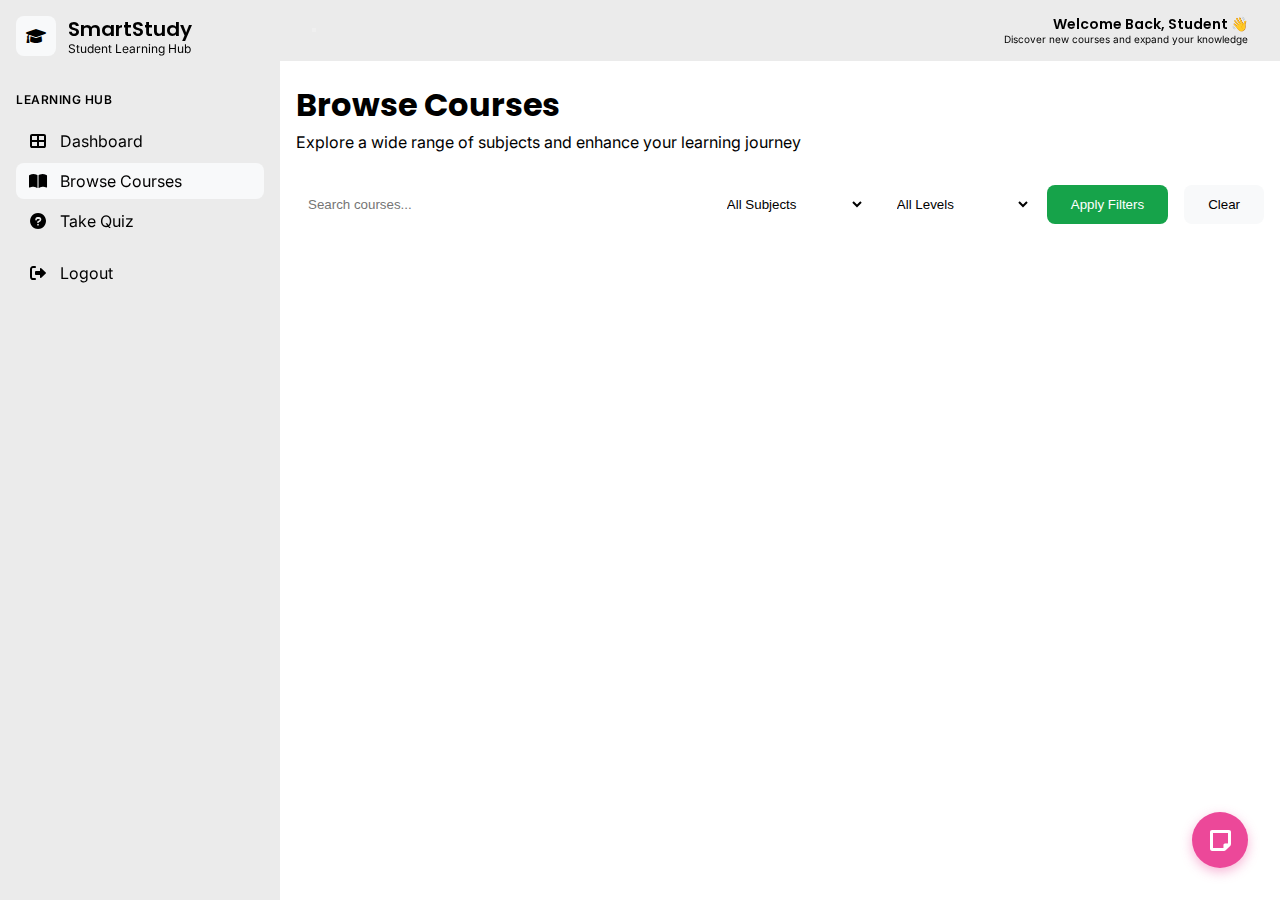
<file: courses.html>
<!DOCTYPE html>
<html lang="en">
<head>
    <meta charset="UTF-8">
    <meta name="viewport" content="width=device-width, initial-scale=1.0">
    <title>SmartStudy - Courses</title>
    <link rel="preconnect" href="https://fonts.googleapis.com">
    <link rel="preconnect" href="https://fonts.gstatic.com" crossorigin>
    <link href="https://fonts.googleapis.com/css2?family=Inter:wght@300;400;500;600;700&family=Poppins:wght@400;500;600;700&display=swap" rel="stylesheet">
    <link rel="stylesheet" href="assets/css/style.css">
    <link rel="stylesheet" href="https://cdnjs.cloudflare.com/ajax/libs/font-awesome/6.0.0/css/all.min.css">
    <style>
        * {
            margin: 0;
            padding: 0;
            box-sizing: border-box;
        }

        body {
            font-family: 'Inter', sans-serif;
            background: var(--bg-primary);
            color: var(--text-primary);
            overflow-x: hidden;
            margin: 0;
            padding: 0;
        }

        /* Light theme variables */
        [data-theme="light"] {
            --bg-primary: #ffffff;
            --bg-secondary: rgba(0, 0, 0, 0.05);
            --bg-card: rgba(0, 0, 0, 0.05);
            --text-primary: #000000;
            --text-secondary: rgba(0, 0, 0, 0.7);
            --border-color: rgba(0, 0, 0, 0.1);
            --glass-bg: rgba(255, 255, 255, 0.9);
            --glass-border: rgba(0, 0, 0, 0.1);
        }

        /* Dark theme variables */
        [data-theme="dark"] {
            --bg-primary: #000000;
            --bg-secondary: rgba(255, 255, 255, 0.1);
            --bg-card: rgba(255, 255, 255, 0.1);
            --text-primary: #ffffff;
            --text-secondary: rgba(255, 255, 255, 0.7);
            --border-color: rgba(255, 255, 255, 0.1);
            --glass-bg: rgba(0, 0, 0, 0.8);
            --glass-border: rgba(255, 255, 255, 0.1);
        }

        .dashboard-layout {
            display: flex;
            min-height: 100vh;
        }

        /* Sidebar */
        .sidebar {
            width: 280px;
            background: var(--glass-bg);
            backdrop-filter: blur(20px);
            -webkit-backdrop-filter: blur(20px);
            border-right: 1px solid var(--border-color);
            padding: 1rem;
            position: fixed;
            height: 100vh;
            overflow-y: hidden;
            z-index: 1000;
        }

        .sidebar-header {
            display: flex;
            align-items: center;
            gap: 0.75rem;
            margin-bottom: 1.5rem;
            padding-bottom: 0.75rem;
            border-bottom: 1px solid var(--border-color);
        }

        .brand-logo {
            width: 40px;
            height: 40px;
            background: var(--bg-secondary);
            border-radius: 8px;
            display: flex;
            align-items: center;
            justify-content: center;
            color: var(--text-primary);
            font-weight: 600;
        }

        .brand-text h3 {
            font-size: 1.25rem;
            font-weight: 600;
            color: var(--text-primary);
            margin: 0;
        }

        .brand-text p {
            font-size: 0.75rem;
            color: var(--text-secondary);
            margin: 0;
        }

        .menu-section {
            margin-bottom: 1rem;
        }

        .menu-title {
            font-size: 0.75rem;
            font-weight: 600;
            color: var(--text-secondary);
            text-transform: uppercase;
            letter-spacing: 0.5px;
            margin-bottom: 1rem;
        }

        .menu-item {
            display: flex;
            align-items: center;
            gap: 0.75rem;
            padding: 0.5rem 0.75rem;
            border-radius: 8px;
            color: var(--text-secondary);
            text-decoration: none;
            transition: all 0.2s ease;
            margin-bottom: 0.25rem;
        }

        .menu-item:hover {
            background: var(--bg-secondary);
            color: var(--text-primary);
        }

        .menu-item.active {
            background: var(--bg-secondary);
            color: var(--text-primary);
        }

        .menu-item i {
            width: 20px;
            text-align: center;
        }

        /* Main Content */
        .main-content {
            flex: 1;
            margin-left: 280px;
            background: var(--bg-primary);
            margin-top: 0;
        }

        /* Header */
        .header {
            background: var(--glass-bg);
            backdrop-filter: blur(20px);
            -webkit-backdrop-filter: blur(20px);
            padding: 1rem 2rem;
            border-bottom: 1px solid var(--border-color);
            display: flex;
            align-items: center;
            justify-content: space-between;
            gap: 2rem;
            position: fixed;
            top: 0;
            left: 280px;
            right: 0;
            z-index: 999;
        }


        .welcome-text {
            text-align: right;
        }

        .welcome-text h4 {
            font-size: 0.875rem;
            font-weight: 600;
            color: var(--text-primary);
            margin: 0;
        }

        .welcome-text p {
            font-size: 0.625rem;
            color: var(--text-secondary);
            margin: 0;
        }

      
        /* Courses Content */
        .courses-content {
            padding: 1rem;
            margin-top: 70px;
        }

        .courses-header {
            margin-bottom: 2rem;
        }

        .courses-title {
            font-size: 2rem;
            font-weight: 700;
            color: var(--text-primary);
            margin-bottom: 0.5rem;
        }

        .courses-subtitle {
            font-size: 1rem;
            color: var(--text-secondary);
            margin-bottom: 2rem;
        }

     

        /* Course Grid */
        .courses-grid {
            display: grid;
            grid-template-columns: repeat(auto-fill, minmax(280px, 1fr));
            gap: 1.5rem;
        }

        .course-card {
            background: var(--glass-bg);
            backdrop-filter: blur(20px);
            -webkit-backdrop-filter: blur(20px);
            border: 1px solid var(--border-color);
            border-radius: 12px;
            padding: 0;
            transition: all 0.2s ease;
            position: relative;
            overflow: hidden;
            cursor: pointer;
            box-shadow: 0 2px 8px rgba(0, 0, 0, 0.06);
            height: fit-content;
            display: flex;
            flex-direction: column;
        }

        .course-card:hover {
            transform: translateY(-2px);
            box-shadow: 0 8px 25px rgba(0, 0, 0, 0.1);
            border-color: var(--primary, #16a34a);
        }

        .course-card.enrolled {
            border: 2px solid var(--primary, #16a34a);
            background: var(--glass-bg);
        }

        .course-card.premium {
            border: 2px solid #f59e0b;
            background: var(--glass-bg);
        }

        .course-image {
            width: 100%;
            height: 140px;
            background: var(--bg-secondary);
            border-radius: 12px 12px 0 0;
            margin-bottom: 0;
            display: flex;
            align-items: center;
            justify-content: center;
            font-size: 2rem;
            color: var(--text-primary);
            position: relative;
            overflow: hidden;
            transition: all 0.2s ease;
        }

        .course-image i {
            position: relative;
            z-index: 2;
            color: var(--primary, #16a34a);
        }

        .course-card:hover .course-image {
            background: var(--bg-card);
        }

        .course-badge {
            position: absolute;
            top: 1rem;
            right: 1rem;
            background: var(--primary, #16a34a);
            color: white;
            padding: 0.4rem 0.8rem;
            border-radius: 6px;
            font-size: 0.7rem;
            font-weight: 600;
            text-transform: uppercase;
            letter-spacing: 0.5px;
            box-shadow: 0 2px 4px rgba(0, 0, 0, 0.1);
            z-index: 3;
        }

        .course-badge.free {
            background: var(--primary, #16a34a);
        }

        .course-badge.popular {
            background: #f59e0b;
        }

        .course-badge.new {
            background: #3b82f6;
        }

        .course-badge.premium {
            background: #f59e0b;
        }

        .course-title {
            font-size: 1rem;
            font-weight: 600;
            color: var(--text-primary);
            margin: 0.75rem 0.75rem 0.5rem 0.75rem;
            line-height: 1.3;
            min-height: 2.2rem;
            display: flex;
            align-items: center;
        }

        .course-description {
            font-size: 0.8rem;
            color: var(--text-secondary);
            margin: 0 0.75rem 0.75rem 0.75rem;
            line-height: 1.4;
            min-height: 2.2rem;
            display: -webkit-box;
            -webkit-line-clamp: 2;
            -webkit-box-orient: vertical;
            overflow: hidden;
        }

        .course-meta {
            display: flex;
            justify-content: space-between;
            align-items: center;
            margin: 0 0.75rem 0.75rem 0.75rem;
            min-height: 1.8rem;
        }

        .course-stats {
            display: flex;
            gap: 0.75rem;
            font-size: 0.75rem;
            color: var(--text-secondary);
        }

        .course-stat {
            display: flex;
            align-items: center;
            gap: 0.25rem;
            padding: 0.25rem 0.5rem;
            background: var(--bg-secondary);
            border-radius: 4px;
            font-size: 0.7rem;
        }

        .course-stat i {
            color: var(--primary, #16a34a);
            font-size: 0.8rem;
        }

        .course-price {
            font-size: 1rem;
            font-weight: 600;
            color: var(--text-primary);
        }

        .course-price.free {
            color: var(--primary, #16a34a);
        }

        .course-actions {
            display: flex;
            gap: 0.5rem;
            margin: 0 0.75rem 0.75rem 0.75rem;
        }

        .enroll-btn {
            flex: 1;
            padding: 0.6rem 0.8rem;
            background: var(--primary, #16a34a);
            color: white;
            border: none;
            border-radius: 6px;
            font-weight: 600;
            cursor: pointer;
            transition: all 0.2s ease;
            font-size: 0.8rem;
        }

        .enroll-btn:hover {
            background: #15803d;
            transform: translateY(-1px);
        }

     
        .preview-btn {
            padding: 0.6rem 0.8rem;
            background: var(--bg-secondary);
            color: var(--text-primary);
            border: 1px solid var(--border-color);
            border-radius: 6px;
            font-size: 0.8rem;
            font-weight: 500;
            cursor: pointer;
            transition: all 0.2s ease;
        }

        .preview-btn:hover {
            background: var(--bg-card);
            transform: translateY(-1px);
        }

        .course-progress {
            margin: 1rem 1rem 0 1rem;
            padding-top: 1rem;
            border-top: 1px solid var(--border-color);
        }

        .progress-bar {
            width: 100%;
            height: 6px;
            background: var(--bg-secondary);
            border-radius: 3px;
            overflow: hidden;
            margin-bottom: 0.5rem;
        }

        .progress-fill {
            height: 100%;
            background: var(--primary, #16a34a);
            border-radius: 3px;
            transition: width 0.3s ease;
        }

        .progress-text {
            font-size: 0.75rem;
            color: var(--text-secondary);
        }

        /* Course Grid Layout */
        .courses-grid {
            display: grid;
            grid-template-columns: repeat(auto-fill, minmax(320px, 1fr));
            gap: 1.5rem;
            padding: 1rem;
        }

        /* Section Headers */
        .section-header {
            display: flex;
            justify-content: space-between;
            align-items: center;
            margin-bottom: 1.5rem;
            padding: 0 1rem;
        }

        .section-header h2 {
            font-size: 1.5rem;
            font-weight: 600;
            color: var(--text-primary);
            margin: 0;
        }

        .section-header p {
            color: var(--text-secondary);
            margin: 0;
        }

        /* Responsive Design */
        @media (max-width: 1024px) {
            .sidebar {
                transform: translateX(-100%);
                transition: transform 0.3s ease;
            }

            .sidebar.open {
                transform: translateX(0);
            }

            .main-content {
                margin-left: 0;
            }

            .header {
                left: 0;
            }

            .courses-grid {
                grid-template-columns: repeat(auto-fill, minmax(300px, 1fr));
            }
        }

        @media (max-width: 768px) {
            .header {
                padding: 1rem;
                flex-direction: column;
                gap: 1rem;
            }

            .search-container {
                max-width: 100%;
            }

            .filters-section {
                flex-direction: column;
            }

            .courses-grid {
                grid-template-columns: repeat(auto-fill, minmax(250px, 1fr));
                gap: 1rem;
                padding: 0.5rem;
            }

            .course-actions {
                flex-direction: column;
                gap: 0.5rem;
            }

            .fab {
                bottom: 1rem;
                right: 1rem;
                width: 48px;
                height: 48px;
                font-size: 1.2rem;
            }
        }
        
        /* Notification styles */
        .notification {
            position: fixed;
            top: 20px;
            right: 20px;
            z-index: 10000;
            animation: slideInRight 0.3s ease;
            padding: 1rem 1.5rem;
            border-radius: 8px;
            box-shadow: 0 4px 12px rgba(0, 0, 0, 0.15);
            min-width: 300px;
        }

        .notification.success {
            background: #d4edda;
            color: #155724;
            border: 1px solid #c3e6cb;
        }

        .notification.error {
            background: #f8d7da;
            color: #721c24;
            border: 1px solid #f5c6cb;
        }

        .notification.info {
            background: #d1ecf1;
            color: #0c5460;
            border: 1px solid #bee5eb;
        }
        
        .notification-content {
            display: flex;
            align-items: center;
            gap: 0.75rem;
            padding: 1rem 1.5rem;
            border-radius: 8px;
            box-shadow: 0 4px 12px rgba(0, 0, 0, 0.15);
            min-width: 300px;
        }
        
        .notification-close {
            background: none;
            border: none;
            color: inherit;
            cursor: pointer;
            padding: 0.25rem;
            border-radius: 4px;
            transition: background-color 0.2s;
        }
        
        .notification-close:hover {
            background: rgba(255, 255, 255, 0.1);
        }
        
        /* Animation keyframes */
        @keyframes slideInRight {
            from { transform: translateX(100%); opacity: 0; }
            to { transform: translateX(0); opacity: 1; }
        }

        /* Modal Styles */
        .modal {
            position: fixed;
            top: 0;
            left: 0;
            width: 100%;
            height: 100%;
            background: rgba(0, 0, 0, 0.5);
            z-index: 10000;
            display: flex;
            align-items: center;
            justify-content: center;
        }

        .modal-content {
            background: var(--bg-primary);
            border-radius: 12px;
            width: 90%;
            max-width: 600px;
            max-height: 90vh;
            overflow-y: auto;
            box-shadow: 0 10px 30px rgba(0, 0, 0, 0.3);
        }

        .modal-header {
            padding: 1.5rem;
            border-bottom: 1px solid var(--border-color);
            display: flex;
            justify-content: space-between;
            align-items: center;
        }

        .modal-header h2 {
            margin: 0;
            color: var(--text-primary);
            font-size: 1.5rem;
        }

        .modal-close {
            font-size: 1.5rem;
            cursor: pointer;
            color: var(--text-secondary);
            padding: 0.5rem;
            border-radius: 4px;
            transition: background-color 0.2s;
        }

        .modal-close:hover {
            background: var(--bg-secondary);
        }

        .modal-body {
            padding: 1.5rem;
        }

        .modal-footer {
            padding: 1.5rem;
            border-top: 1px solid var(--border-color);
            display: flex;
            gap: 1rem;
            justify-content: flex-end;
        }

        .course-details {
            display: flex;
            flex-direction: column;
            gap: 1.5rem;
        }

        .course-header {
            display: flex;
            justify-content: space-between;
            align-items: center;
            margin-bottom: 1rem;
        }

        .course-badge {
            padding: 0.5rem 1rem;
            border-radius: 20px;
            font-size: 0.75rem;
            font-weight: 600;
            text-transform: uppercase;
        }

        .course-badge.free { background: #e3f2fd; color: #1976d2; }
        .course-badge.popular { background: #f3e5f5; color: #7b1fa2; }
        .course-badge.new { background: #e8f5e8; color: #388e3c; }
        .course-badge.premium { background: #fff3e0; color: #f57c00; }

        .course-instructor {
            color: var(--text-secondary);
            font-size: 0.9rem;
        }

        .course-description {
            color: var(--text-secondary);
            line-height: 1.6;
            font-size: 1rem;
        }

        .course-stats-grid {
            display: grid;
            grid-template-columns: repeat(auto-fit, minmax(150px, 1fr));
            gap: 1rem;
            margin: 1rem 0;
        }

        .stat-item {
            display: flex;
            align-items: center;
            gap: 0.5rem;
            padding: 0.75rem;
            background: var(--bg-secondary);
            border-radius: 8px;
            font-size: 0.9rem;
        }

        .stat-item i {
            color: var(--text-secondary);
            width: 16px;
        }

        .course-topics {
            background: var(--bg-secondary);
            padding: 1rem;
            border-radius: 8px;
        }

        .course-topics h4 {
            margin: 0 0 0.5rem 0;
            color: var(--text-primary);
            font-size: 1rem;
        }

        .topics-list {
            display: flex;
            flex-wrap: wrap;
            gap: 0.5rem;
        }

        .topic-tag {
            background: var(--bg-card);
            padding: 0.25rem 0.75rem;
            border-radius: 15px;
            font-size: 0.8rem;
            color: var(--text-secondary);
        }

        .btn-secondary {
            background: var(--bg-secondary);
            color: var(--text-primary);
            border: 1px solid var(--border-color);
            padding: 0.75rem 1.5rem;
            border-radius: 8px;
            cursor: pointer;
            font-size: 0.9rem;
            transition: background-color 0.2s;
        }

        .btn-secondary:hover {
            background: var(--bg-card);
        }

        .btn-primary {
            background: #007bff;
            color: white;
            border: none;
            padding: 0.75rem 1.5rem;
            border-radius: 8px;
            cursor: pointer;
            font-size: 0.9rem;
            transition: background-color 0.2s;
        }

        .btn-primary:hover {
            background: #0056b3;
        }

        /* Floating Action Button */
        .fab {
            position: fixed;
            bottom: 2rem;
            right: 2rem;
            width: 56px;
            height: 56px;
            background: #ec4899;
            color: white;
            border: none;
            border-radius: 50%;
            font-size: 1.5rem;
            cursor: pointer;
            box-shadow: 0 4px 12px rgba(236, 72, 153, 0.4);
            transition: all 0.3s ease;
            z-index: 1000;
            display: flex;
            align-items: center;
            justify-content: center;
        }

        .fab:hover {
            transform: translateY(-2px);
            box-shadow: 0 6px 20px rgba(236, 72, 153, 0.6);
            background: #db2777;
        }

        /* Course Notes Modal */
        .notes-modal {
            position: fixed;
            top: 0;
            left: 0;
            width: 100%;
            height: 100%;
            background: rgba(0, 0, 0, 0.5);
            z-index: 10000;
            display: none;
            align-items: center;
            justify-content: center;
        }

        .notes-modal-content {
            background: var(--bg-primary);
            border-radius: 12px;
            width: 90%;
            max-width: 800px;
            max-height: 90vh;
            overflow-y: auto;
            box-shadow: 0 10px 30px rgba(0, 0, 0, 0.3);
        }

        .notes-header {
            padding: 1.5rem;
            border-bottom: 1px solid var(--border-color);
            display: flex;
            justify-content: space-between;
            align-items: center;
        }

        .notes-header h2 {
            margin: 0;
            color: var(--text-primary);
            font-size: 1.5rem;
        }

        .notes-close {
            font-size: 1.5rem;
            cursor: pointer;
            color: var(--text-secondary);
            padding: 0.5rem;
            border-radius: 4px;
            transition: background-color 0.2s;
        }

        .notes-close:hover {
            background: var(--bg-secondary);
        }

        .notes-body {
            padding: 1.5rem;
        }

        .notes-section {
            margin-bottom: 2rem;
        }

        .notes-section h3 {
            color: var(--text-primary);
            margin-bottom: 1rem;
            font-size: 1.2rem;
        }

        .note-item {
            background: var(--bg-secondary);
            padding: 1rem;
            border-radius: 8px;
            margin-bottom: 1rem;
            border-left: 4px solid var(--primary, #16a34a);
        }

        .note-content {
            color: var(--text-primary);
            margin-bottom: 0.5rem;
        }

        .note-meta {
            display: flex;
            justify-content: space-between;
            align-items: center;
            font-size: 0.8rem;
            color: var(--text-secondary);
        }

        .add-note-form {
            background: var(--bg-secondary);
            padding: 1rem;
            border-radius: 8px;
            margin-top: 1rem;
        }

        .add-note-form textarea {
            width: 100%;
            min-height: 100px;
            padding: 0.75rem;
            border: 1px solid var(--border-color);
            border-radius: 6px;
            background: var(--bg-primary);
            color: var(--text-primary);
            font-family: inherit;
            resize: vertical;
            margin-bottom: 1rem;
        }

        .add-note-form button {
            background: var(--primary, #16a34a);
            color: white;
            border: none;
            padding: 0.75rem 1.5rem;
            border-radius: 6px;
            cursor: pointer;
            font-weight: 500;
        }

        .add-note-form button:hover {
            background: #15803d;
        }
    </style>
</head>
<body>
    <div class="dashboard-layout">
        
        <aside class="sidebar">
            <div class="sidebar-header">
                <div class="brand-logo">
                    <i class="fas fa-graduation-cap"></i>
                </div>
                <div class="brand-text">
                    <h3>SmartStudy</h3>
                    <p>Student Learning Hub</p>
                </div>
            </div>

            <div class="menu-section">
                <div class="menu-title">Learning Hub</div>
                <a href="dashboard.html" class="menu-item">
                    <i class="fas fa-th-large"></i>
                    <span>Dashboard</span>
                </a>
                <a href="courses.html" class="menu-item active">
                    <i class="fas fa-book-open"></i>
                    <span>Browse Courses</span>
                </a>
               
                <a href="quiz.html" class="menu-item">
                    <i class="fas fa-question-circle"></i>
                    <span>Take Quiz</span>
                </a>
            </div>

          

            <div class="menu-section">
                
               
                <a href="index.html" class="menu-item" id="logoutBtn">
                            <i class="fas fa-sign-out-alt"></i>
                            <span>Logout</span>
                        </a>
            </div>
        </aside>

        <!-- Mobile Navigation Overlay -->
        <div class="mobile-nav-overlay" id="mobileNavOverlay"></div>

        <!-- Main Content -->
        <main class="main-content">
            <!-- Header -->
            <header class="header">
                <button class="hamburger-menu" id="sidebarToggle">
                    <span></span>
                    <span></span>
                    <span></span>
                </button>
              
                <div class="header-right">
                    <div class="welcome-text">
                        <h4 id="userName">Welcome Back, Student 👋</h4>
                        <p>Discover new courses and expand your knowledge</p>
                    </div>
                                    </div>
            </header>

            <!-- Courses Content -->
            <div class="courses-content">
                <div class="courses-header">
                    <h1 class="courses-title">Browse Courses</h1>
                    <p class="courses-subtitle">Explore a wide range of subjects and enhance your learning journey</p>
                    
                    <!-- Search and Filter Bar -->
                    <div class="search-filter-bar" style="margin-top: 1.5rem; display: flex; gap: 1rem; align-items: center; flex-wrap: wrap;">
                        <div class="search-container" style="flex: 1; min-width: 250px;">
                            <input type="text" id="courseSearch" placeholder="Search courses..." style="width: 100%; padding: 0.75rem; border: 1px solid var(--border-color); border-radius: 8px; background: var(--bg-primary); color: var(--text-primary);">
                        </div>
                        <select id="subjectFilter" style="padding: 0.75rem; border: 1px solid var(--border-color); border-radius: 8px; background: var(--bg-primary); color: var(--text-primary); min-width: 150px;">
                            <option value="">All Subjects</option>
                            <option value="mathematics">Mathematics</option>
                            <option value="physics">Physics</option>
                            <option value="chemistry">Chemistry</option>
                            <option value="biology">Biology</option>
                            <option value="computer-science">Computer Science</option>
                            <option value="literature">Literature</option>
                            <option value="history">History</option>
                        </select>
                        <select id="levelFilter" style="padding: 0.75rem; border: 1px solid var(--border-color); border-radius: 8px; background: var(--bg-primary); color: var(--text-primary); min-width: 150px;">
                            <option value="">All Levels</option>
                            <option value="beginner">Beginner</option>
                            <option value="intermediate">Intermediate</option>
                            <option value="advanced">Advanced</option>
                        </select>
                        <button onclick="applyFilters()" style="padding: 0.75rem 1.5rem; background: var(--primary, #16a34a); color: white; border: none; border-radius: 8px; cursor: pointer;">Apply Filters</button>
                        <button onclick="clearFilters()" style="padding: 0.75rem 1.5rem; background: var(--bg-secondary); color: var(--text-primary); border: 1px solid var(--border-color); border-radius: 8px; cursor: pointer;">Clear</button>
                    </div>
                    

                </div>

                
                <!-- Course Grid -->
                <div class="courses-grid" id="coursesGrid">
                    <!-- Courses will be loaded dynamically -->
                </div>
            </div>
        </main>
    </div>

    <!-- Floating Action Button -->
    <button class="fab" onclick="openNotesModal()" title="Course Notes">
        <i class="fas fa-sticky-note"></i>
    </button>

    <!-- Course Notes Modal -->
    <div id="notesModal" class="notes-modal">
        <div class="notes-modal-content">
            <div class="notes-header">
                <h2>Course Notes</h2>
                <span class="notes-close" onclick="closeNotesModal()">&times;</span>
            </div>
            <div class="notes-body">
                <div class="notes-section">
                    <h3>My Notes</h3>
                    <div id="notesList">
                        <!-- Notes will be loaded here -->
                    </div>
                    <div class="add-note-form">
                        <h4>Add New Note</h4>
                        <textarea id="newNoteText" placeholder="Write your note here..."></textarea>
                        <button onclick="addNewNote()">Save Note</button>
                    </div>
                </div>
            </div>
        </div>
    </div>

    <!-- View Course Modal -->
    <div id="courseModal" class="modal" style="display: none;">
        <div class="modal-content">
            <div class="modal-header">
                <h2 id="modalCourseTitle">Course Title</h2>
                <span class="modal-close" onclick="closeCourseModal()">&times;</span>
            </div>
            <div class="modal-body">
                <div class="course-details">
                    <div class="course-header">
                        <div class="course-badge" id="modalCourseBadge"></div>
                        <div class="course-instructor" id="modalCourseInstructor"></div>
                    </div>
                    <div class="course-description" id="modalCourseDescription"></div>
                    <div class="course-stats-grid">
                        <div class="stat-item">
                            <i class="fas fa-clock"></i>
                            <span id="modalCourseDuration"></span>
                        </div>
                        <div class="stat-item">
                            <i class="fas fa-book"></i>
                            <span id="modalCourseLessons"></span>
                        </div>
                        <div class="stat-item">
                            <i class="fas fa-users"></i>
                            <span id="modalCourseStudents"></span>
                        </div>
                        <div class="stat-item">
                            <i class="fas fa-signal"></i>
                            <span id="modalCourseDifficulty"></span>
                        </div>
                        <div class="stat-item">
                            <i class="fas fa-graduation-cap"></i>
                            <span id="modalCourseLevel"></span>
                        </div>
                        <div class="stat-item">
                            <i class="fas fa-tag"></i>
                            <span id="modalCourseSubject"></span>
                        </div>
                    </div>
                    <div class="course-topics" id="modalCourseTopics"></div>
                </div>
            </div>
            <div class="modal-footer">
                <button class="btn-secondary" onclick="closeCourseModal()">Close</button>
                <button class="btn-primary" id="modalEnrollBtn" onclick="enrollFromModal()">Enroll Now</button>
            </div>
        </div>
    </div>


    
    <script>
        // Wait for local database to be ready
        function waitForLocalDB() {
            return new Promise((resolve, reject) => {
                const maxAttempts = 50;
                let attempts = 0;
                
                const checkLocalDB = () => {
                    attempts++;
                    
                    if (typeof localDB !== 'undefined' && localDB.isInitialized) {
                        console.log('✅ Local database is ready');
                        resolve();
                    } else if (attempts >= maxAttempts) {
                        reject(new Error('Local database failed to initialize after 5 seconds'));
                    } else {
                        setTimeout(checkLocalDB, 100);
                    }
                };
                
                checkLocalDB();
            });
        }
        
        // Courses array to store all courses
        let courses = [];
        
        // Sample courses data (fallback)
        const sampleCourses = [
            // Mathematics Courses
            {
                id: 'math-101',
                title: 'Basic Mathematics',
                description: 'Foundation course covering arithmetic, fractions, decimals, and basic algebra.',
                subject: 'mathematics',
                academicLevel: 'undergraduate',
                difficulty: 'beginner',
                duration: '8 weeks',
                lessons: 16,
                students: 0,
                price: 0,
                badge: 'free',
                instructor: 'Prof. David Wilson',
                enrolled: false,
                progress: 0,
                topics: ['Arithmetic Fundamentals', 'Fractions & Decimals', 'Basic Algebra', 'Problem Solving']
            },
            {
                id: 'math-201',
                title: 'Intermediate Algebra',
                description: 'Advanced algebraic concepts including quadratic equations, functions, and graphs.',
                subject: 'mathematics',
                academicLevel: 'undergraduate',
                difficulty: 'intermediate',
                duration: '10 weeks',
                lessons: 20,
                students: 0,
                price: 0,
                badge: 'popular',
                instructor: 'Dr. Sarah Johnson',
                enrolled: false,
                progress: 0,
                topics: ['Quadratic Equations', 'Functions & Graphs', 'Linear Systems', 'Polynomials']
            },
            {
                id: 'math-301',
                title: 'Advanced Calculus',
                description: 'Master calculus, algebra, and trigonometry with practical examples.',
                subject: 'mathematics',
                academicLevel: 'undergraduate',
                difficulty: 'advanced',
                duration: '12 weeks',
                lessons: 24,
                students: 0,
                price: 0,
                badge: 'premium',
                instructor: 'Dr. Sarah Johnson',
                enrolled: false,
                progress: 0
            },
            
            // Physics Courses
            {
                id: 'physics-101',
                title: 'Introduction to Physics',
                description: 'Basic physics concepts including motion, forces, and energy.',
                subject: 'physics',
                academicLevel: 'undergraduate',
                difficulty: 'beginner',
                duration: '8 weeks',
                lessons: 16,
                students: 0,
                price: 0,
                badge: 'free',
                instructor: 'Prof. Lisa Thompson',
                enrolled: false,
                progress: 0
            },
            {
                id: 'physics-201',
                title: 'Physics Fundamentals',
                description: 'Learn the basics of mechanics, thermodynamics, and wave physics.',
                subject: 'physics',
                academicLevel: 'undergraduate',
                difficulty: 'intermediate',
                duration: '10 weeks',
                lessons: 20,
                students: 0,
                price: 0,
                badge: 'new',
                instructor: 'Prof. Michael Chen',
                enrolled: false,
                progress: 0
            },
            {
                id: 'physics-301',
                title: 'Quantum Physics',
                description: 'Advanced quantum mechanics and particle physics concepts.',
                subject: 'physics',
                academicLevel: 'postgraduate',
                difficulty: 'advanced',
                duration: '12 weeks',
                lessons: 24,
                students: 0,
                price: 0,
                badge: 'premium',
                instructor: 'Prof. Michael Chen',
                enrolled: false,
                progress: 0
            },
            
            // Chemistry Courses
            {
                id: 'chemistry-101',
                title: 'Chemistry Essentials',
                description: 'Explore atomic structure, chemical bonding, and reactions.',
                subject: 'chemistry',
                level: 'beginner',
                duration: '8 weeks',
                lessons: 16,
                students: 0,
                price: 0,
                badge: 'trending',
                instructor: 'Dr. Emily Rodriguez',
                enrolled: false,
                progress: 0
            },
            {
                id: 'chemistry-201',
                title: 'Organic Chemistry',
                description: 'Study of carbon compounds, reactions, and molecular structures.',
                subject: 'chemistry',
                level: 'intermediate',
                duration: '10 weeks',
                lessons: 20,
                students: 0,
                price: 0,
                badge: 'popular',
                instructor: 'Dr. Emily Rodriguez',
                enrolled: false,
                progress: 0
            },
            {
                id: 'chemistry-301',
                title: 'Physical Chemistry',
                description: 'Advanced concepts in thermodynamics, kinetics, and spectroscopy.',
                subject: 'chemistry',
                level: 'advanced',
                duration: '12 weeks',
                lessons: 24,
                students: 0,
                price: 0,
                badge: 'premium',
                instructor: 'Dr. Emily Rodriguez',
                enrolled: false,
                progress: 0
            },
            
            // Biology Courses
            {
                id: 'biology-101',
                title: 'Introduction to Biology',
                description: 'Basic biological concepts including cells, genetics, and evolution.',
                subject: 'biology',
                level: 'beginner',
                duration: '8 weeks',
                lessons: 16,
                students: 0,
                price: 0,
                badge: 'free',
                instructor: 'Dr. James Anderson',
                enrolled: false,
                progress: 0
            },
            {
                id: 'biology-201',
                title: 'Cell Biology',
                description: 'Study of cell structure, function, and cellular processes.',
                subject: 'biology',
                level: 'intermediate',
                duration: '10 weeks',
                lessons: 20,
                students: 0,
                price: 0,
                badge: 'new',
                instructor: 'Dr. James Anderson',
                enrolled: false,
                progress: 0
            },
            
            // Computer Science Courses
            {
                id: 'cs-101',
                title: 'Programming Fundamentals',
                description: 'Learn basic programming concepts and problem-solving skills.',
                subject: 'computer-science',
                level: 'beginner',
                duration: '8 weeks',
                lessons: 16,
                students: 0,
                price: 0,
                badge: 'trending',
                instructor: 'Prof. Alex Kumar',
                enrolled: false,
                progress: 0
            },
            {
                id: 'cs-201',
                title: 'Data Structures & Algorithms',
                description: 'Advanced programming concepts and algorithm design.',
                subject: 'computer-science',
                level: 'intermediate',
                duration: '10 weeks',
                lessons: 20,
                students: 0,
                price: 0,
                badge: 'popular',
                instructor: 'Prof. Alex Kumar',
                enrolled: false,
                progress: 0
            },
            
            // Literature Courses
            {
                id: 'lit-101',
                title: 'World Literature',
                description: 'Explore classic and contemporary literature from around the world.',
                subject: 'literature',
                level: 'beginner',
                duration: '8 weeks',
                lessons: 16,
                students: 0,
                price: 0,
                badge: 'free',
                instructor: 'Dr. Maria Garcia',
                enrolled: false,
                progress: 0
            },
            
            // History Courses
            {
                id: 'history-101',
                title: 'World History',
                description: 'Survey of major historical events and civilizations.',
                subject: 'history',
                level: 'beginner',
                duration: '8 weeks',
                lessons: 16,
                students: 0,
                price: 0,
                badge: 'free',
                instructor: 'Prof. Robert Smith',
                enrolled: false,
                progress: 0
            }
        ];
        
                // Load courses from Firebase and mark enrollment state per user
      
        // Create course card
        function createCourseCard(course) {
            const card = document.createElement('div');
            card.className = 'course-card';
            card.dataset.courseId = course.id;

            const badgeHtml = course.badge ? `<div class="course-badge ${course.badge}">${course.badge.toUpperCase()}</div>` : '';
            const priceText = course.price === 0 ? 'Free' : `$${course.price}`;
            const priceClass = course.price === 0 ? 'free' : '';
            const enrollText = course.enrolled ? 'Continue' : 'Enroll Now';
            const progressHtml = course.enrolled ? `
                <div class="course-progress">
                    <div class="progress-bar">
                        <div class="progress-fill" style="width: ${course.progress}%"></div>
                    </div>
                    <div class="progress-text">${course.progress}% Complete</div>
                </div>
            ` : '';

            card.innerHTML = `
                    <div class="course-image">
                    <i class="fas fa-${getSubjectIcon(course.subject)}"></i>
                    ${badgeHtml}
                    </div>
                    <h3 class="course-title">${course.title}</h3>
                    <p class="course-description">${course.description}</p>
                    <div class="course-meta">
                    <div class="course-stats">
                        <div class="course-stat">
                            <i class="fas fa-graduation-cap"></i>
                            <span>${course.academicLevel || 'undergraduate'}</span>
                    </div>
                        <div class="course-stat">
                            <i class="fas fa-clock"></i>
                            <span>${course.duration}</span>
                    </div>
                        <div class="course-stat">
                            <i class="fas fa-book"></i>
                            <span>${course.lessons} lessons</span>
                    </div>
                        <div class="course-stat">
                            <i class="fas fa-users"></i>
                            <span>${course.students} students</span>
                </div>
                    </div>
                    <div class="course-price ${priceClass}">${priceText}</div>
                </div>
                <div class="course-actions">
                    <button class="enroll-btn" onclick="enrollCourse(${course.id})">${enrollText}</button>
                    <button class="preview-btn" onclick="viewCourse(${course.id})">View Course</button>
                </div>
            `;

            return card;
        }

        // Render courses in the grid
        function renderCourses() {
            const coursesGrid = document.getElementById('coursesGrid');
            if (!coursesGrid) {
                console.error('❌ Courses grid not found');
                return;
            }

            console.log('🎨 Rendering courses:', courses);
            console.log('🎨 Courses length:', courses.length);
            console.log('🎨 Courses type:', typeof courses);
            
            // Clear the grid first
            coursesGrid.innerHTML = '';
            
            if (!courses || courses.length === 0) {
                console.log('⚠️ No courses to render');
                coursesGrid.innerHTML = '<p>No courses available. Please check back later.</p>';
                return;
            }
            
            courses.forEach((course, index) => {
                console.log(`🎨 Rendering course ${index}:`, course);
                
                const badgeHtml = course.badge ? `<div class="course-badge ${course.badge}">${course.badge.toUpperCase()}</div>` : '';
                const priceClass = course.price === 0 ? 'free' : 'paid';
                const priceText = course.price === 0 ? 'Free' : `$${course.price}`;
                const enrollText = course.enrolled ? 'Continue Learning' : 'Enroll Now';


                const courseCard = document.createElement('div');
                courseCard.className = 'course-card';
                courseCard.innerHTML = `
                    <div class="course-image">
                        <i class="fas fa-${getSubjectIcon(course.subject)}"></i>
                        ${badgeHtml}
                    </div>
                    <div class="course-content">
                        <h3 class="course-title">${course.title}</h3>
                        <p class="course-description">${course.description}</p>
                        
                                        <div class="course-actions">
                    <button class="enroll-btn" onclick="enrollCourse('${course.id}')" style="width: 100%;">Enroll Now</button>
                </div>
                    </div>
                `;

                coursesGrid.appendChild(courseCard);
            });
        }

        // Get subject icon
        function getSubjectIcon(subject) {
            const icons = {
                'mathematics': 'calculator',
                'physics': 'atom',
                'chemistry': 'flask',
                'biology': 'dna',
                'computer-science': 'laptop-code',
                'literature': 'book-open',
                'history': 'landmark'
            };
            return icons[subject] || 'graduation-cap';
        }

       
        // Update user stats when actions are performed (Local Database)
        async function updateUserStats(userId, action, additionalData = {}) {
            try {
                if (typeof localDB === 'undefined' || !localDB.isInitialized) {
                    console.error('Local database not ready');
                    return;
                }

                const user = localDB.getDocument('users', userId);
                if (!user) {
                    console.error('User not found');
                    return;
                }

                let updates = {};
                
                switch (action) {
                    case 'courseEnrolled':
                        updates = {
                            'stats.coursesEnrolled': (user.stats?.coursesEnrolled || 0) + 1,
                            'stats.lastActive': new Date().toISOString()
                        };
                        break;
                    case 'lessonCompleted':
                        updates = {
                            'stats.totalStudyHours': (user.stats?.totalStudyHours || 0) + 0.5,
                            'progress.overallProgress': (user.progress?.overallProgress || 0) + 2,
                            'stats.lastActive': new Date().toISOString()
                        };
                        break;
                    case 'quizCompleted':
                        const { score, courseId, quizType } = additionalData;
                        updates = {
                            'stats.quizzesTaken': (user.stats?.quizzesTaken || 0) + 1,
                            'stats.lastActive': new Date().toISOString()
                        };
                        
                        // Update quiz results in user's course progress
                        if (courseId) {
                            const enrollments = localDB.queryCollection('enrollments', { 
                                userId: userId, 
                                courseId: courseId 
                            });
                            
                            if (enrollments.length > 0) {
                                const enrollment = enrollments[0];
                                const quizResults = enrollment.quizResults || [];
                                quizResults.push({
                                    score: score,
                                    type: quizType || 'general',
                                    completedAt: new Date().toISOString()
                                });
                                
                                localDB.updateDocument('enrollments', enrollment.id, {
                                    quizResults: quizResults,
                                    lastAccessed: new Date().toISOString()
                                });
                            }
                        }
                        break;
                    case 'courseProgress':
                        const { courseId: progressCourseId, progress: courseProgress } = additionalData;
                        if (progressCourseId && courseProgress !== undefined) {
                            const enrollments = localDB.queryCollection('enrollments', { 
                                userId: userId, 
                                courseId: progressCourseId 
                            });
                            
                            if (enrollments.length > 0) {
                                localDB.updateDocument('enrollments', enrollments[0].id, {
                                    progress: courseProgress,
                                    lastAccessed: new Date().toISOString()
                                });
                            }
                        }
                        break;
                }

                if (Object.keys(updates).length > 0) {
                    localDB.updateDocument('users', userId, updates);
                }
            } catch (error) {
                console.error('Error updating user stats:', error);
            }
        }
        
        // Global function for other pages to call (Local Database)
        window.updateUserProgress = async function(action, additionalData = {}) {
            if (typeof localAuth !== 'undefined' && localAuth.isUserAuthenticated()) {
                const currentUser = localAuth.getCurrentUser();
                if (currentUser) {
                    await updateUserStats(currentUser.uid, action, additionalData);
                    console.log(`User progress updated: ${action}`, additionalData);
                } else {
                    console.warn('No authenticated user found for progress update');
                }
            } else {
                console.warn('No authenticated user found for progress update');
            }
        };
        
        // Show notification
        function showNotification(message, type = 'info') {
            const notification = document.createElement('div');
            notification.className = `notification notification-${type}`;
            notification.innerHTML = `
                <div class="notification-content">
                    <i class="fas ${type === 'success' ? 'fa-check-circle' : type === 'error' ? 'fa-exclamation-circle' : 'fa-info-circle'}"></i>
                    <span>${message}</span>
                    <button class="notification-close" onclick="this.parentElement.remove()">
                        <i class="fas fa-times"></i>
                    </button>
                </div>
            `;
            
            notification.style.cssText = `
                position: fixed;
                top: 20px;
                right: 20px;
                background: ${type === 'success' ? '#10b981' : type === 'error' ? '#ef4444' : '#3b82f6'};
                color: white;
                padding: 1rem 1.5rem;
                border-radius: 8px;
                box-shadow: 0 4px 12px rgba(0, 0, 0, 0.15);
                z-index: 1000;
                max-width: 400px;
                animation: slideInRight 0.3s ease;
            `;
            
            document.body.appendChild(notification);
            
            setTimeout(() => {
                if (notification.parentNode) {
                    notification.remove();
                }
            }, 5000);
        }

        function viewCourse(courseId) {
            const course = courses.find(c => c.id === courseId);
            if (course) {
                // Store the selected course in localStorage for the course viewer
                localStorage.setItem('selectedCourse', JSON.stringify(course));
                window.location.href = 'course-viewer.html';
            }
        }

        // Logout functionality
        document.getElementById('logoutBtn').addEventListener('click', function(e) {
            e.preventDefault();
            if (confirm('Are you sure you want to logout?')) {
            localStorage.removeItem('pendingUser');
            localStorage.removeItem('userData');
            window.location.href = 'index.html';
            }
        });

                // Initialize courses
        console.log('Courses page loaded successfully!');
        
        // Seed courses collection in local database
        async function seedCoursesCollection() {
            try {
                console.log('🌱 Seeding courses collection in local database...');
                
                for (const course of sampleCourses) {
                    const courseData = {
                        title: course.title,
                        description: course.description,
                        subject: course.subject,
                        level: course.academicLevel || 'undergraduate',
                        duration: course.duration,
                        lessons: course.lessons,
                        students: 0, // Start with 0 students
                        price: course.price,
                        badge: course.badge,
                        instructor: course.instructor,
                        enrolledStudents: [], // Empty array initially
                        createdAt: new Date().toISOString(),
                        updatedAt: new Date().toISOString()
                    };
                    
                    localDB.addDocument('courses', courseData);
                    console.log(`✅ Course ${course.id} (${course.title}) seeded`);
                }
                
                console.log('🌱 All courses seeded successfully!');
                
            } catch (error) {
                console.error('❌ Error seeding courses:', error);
            }
        }
        
        // Set up local database updates for user progress
        function setupLocalDBUpdates() {
            if (typeof localAuth === 'undefined' || !localAuth.isUserAuthenticated()) return;
            
            const currentUser = localAuth.getCurrentUser();
            if (!currentUser) return;
            
            console.log('🔄 Setting up local database updates for user:', currentUser.email);
            
            // Check for updates every 5 seconds
            setInterval(() => {
                checkEnrollmentStatus();
            }, 5000);
        }
        
        // Setup local database updates after initialization
        function setupLocalDBUpdatesAfterInit() {
            setTimeout(setupLocalDBUpdates, 2000); // Give local database time to initialize
        }
        
        // Test function for seeding courses
        window.seedCourses = async function() {
            console.log('🌱 Manual course seeding...');
            await seedCoursesCollection();
        };
        
        // Test function for local database updates
        window.testLocalDBUpdates = async function() {
            console.log('🧪 Testing local database updates...');
            try {
                if (typeof localAuth === 'undefined' || !localAuth.isUserAuthenticated()) {
                    console.log('❌ No authenticated user');
                    return;
                }
                
                const currentUser = localAuth.getCurrentUser();
                if (!currentUser) {
                    console.log('❌ No authenticated user');
                    return;
                }
                
                // Test updating user stats
                await updateUserProgress('quizCompleted', {
                    score: 85,
                    courseId: '1',
                    quizType: 'test'
                });
                
                console.log('✅ Test update completed');
                
            } catch (error) {
                console.error('❌ Test failed:', error);
            }
        };
        
        // Debug function to check local database status
        window.debugLocalDB = function() {
            console.log('🔍 Local Database Debug Information:');
            console.log('Local DB loaded:', typeof localDB !== 'undefined');
            console.log('Local DB initialized:', localDB?.isInitialized);
            console.log('Local Auth available:', typeof localAuth !== 'undefined');
            console.log('Local Auth authenticated:', localAuth?.isUserAuthenticated());
            
            if (localAuth?.isUserAuthenticated()) {
                const currentUser = localAuth.getCurrentUser();
                console.log('Current user:', currentUser?.uid);
                console.log('User email:', currentUser?.email);
            } else {
                console.log('No authenticated user');
            }
            
            console.log('Courses data:', courses);
            console.log('Courses length:', courses.length);
        };
        
        // Debug courses function
        window.debugCourses = function() {
            console.log('🔍 Debugging courses...');
            console.log('Courses array:', courses);
            console.log('Courses length:', courses.length);
            console.log('Courses type:', typeof courses);
            console.log('CoursesGrid element:', document.getElementById('coursesGrid'));
            console.log('Sample courses:', sampleCourses);
            
            if (typeof localDB !== 'undefined') {
                console.log('LocalDB courses:', localDB.getCollection('courses'));
            }
        };
        
        // Force render function
        window.forceRender = function() {
            console.log('🔄 Force rendering courses...');
            if (courses && courses.length > 0) {
                renderCourses();
            } else {
                console.log('No courses to render, loading sample data...');
                courses = [...sampleCourses];
                renderCourses();
            }
        };
        
        // Show user's study level and available courses (Local Database)
        window.showUserLevel = async function() {
            console.log('🎓 Checking user study level...');
            
            if (typeof localAuth === 'undefined' || !localAuth.isUserAuthenticated()) {
                console.log('❌ No authenticated user');
                return;
            }
            
            const currentUser = localAuth.getCurrentUser();
            if (!currentUser) {
                console.log('❌ No authenticated user');
                return;
            }
            
            try {
                const userDoc = localDB.getDocument('users', currentUser.uid);
                
                if (userDoc) {
                    const userData = userDoc;
                    const studyLevel = userData.studyLevel || 'beginner';
                    const university = userData.university || 'Not specified';
                    
                    console.log('👤 User Profile:');
                    console.log('  - Study Level:', studyLevel);
                    console.log('  - University:', university);
                    console.log('  - Email:', currentUser.email);
                    
                    // Show available course levels
                    const academicLevelHierarchy = {
                        'undergraduate': ['undergraduate'],
                        'postgraduate': ['undergraduate', 'postgraduate'],
                        'phd': ['undergraduate', 'postgraduate', 'phd']
                    };
                    
                    const allowedLevels = academicLevelHierarchy[studyLevel] || ['undergraduate'];
                    console.log('📚 Available Academic Levels:', allowedLevels);
                    
                    // Show courses by academic level
                    const coursesByAcademicLevel = {};
                    courses.forEach(course => {
                        if (!coursesByAcademicLevel[course.academicLevel]) {
                            coursesByAcademicLevel[course.academicLevel] = [];
                        }
                        coursesByAcademicLevel[course.academicLevel].push(course.title);
                    });
                    
                    console.log('📖 Courses by Academic Level:');
                    Object.keys(coursesByAcademicLevel).forEach(academicLevel => {
                        if (allowedLevels.includes(academicLevel)) {
                            console.log(`  ✅ ${academicLevel.toUpperCase()}:`, coursesByAcademicLevel[academicLevel]);
                        } else {
                            console.log(`  ❌ ${academicLevel.toUpperCase()}:`, coursesByAcademicLevel[academicLevel]);
                        }
                    });
                    
                } else {
                    console.log('❌ User document not found');
                }
                
            } catch (error) {
                console.error('❌ Error checking user level:', error);
            }
        };
        
        // Test enrollment without Firebase (for debugging)
        window.testEnrollment = function(courseId) {
            console.log('🧪 Testing enrollment without Firebase for course:', courseId);
            
            const course = courses.find(c => String(c.id) === String(courseId));
            if (!course) {
                console.error('❌ Course not found:', courseId);
                return;
            }
            
            console.log('✅ Course found:', course);
            console.log('✅ Course data structure:', {
                id: course.id,
                title: course.title,
                subject: course.subject,
                enrolled: course.enrolled,
                progress: course.progress
            });
            
            // Simulate enrollment
            course.enrolled = true;
            course.progress = 0;
            
            // Re-render courses
            renderCourses();
            console.log('✅ Test enrollment completed - course should now show as enrolled');
        };
        
        // Mobile Navigation Functionality
        const sidebarToggle = document.getElementById('sidebarToggle');
        const sidebar = document.querySelector('.sidebar');
        const mobileNavOverlay = document.getElementById('mobileNavOverlay');

        function toggleSidebar() {
            sidebar.classList.toggle('open');
            sidebarToggle.classList.toggle('active');
            mobileNavOverlay.classList.toggle('active');
            document.body.style.overflow = sidebar.classList.contains('open') ? 'hidden' : '';
        }

        function closeSidebar() {
            sidebar.classList.remove('open');
            sidebarToggle.classList.remove('active');
            mobileNavOverlay.classList.remove('active');
            document.body.style.overflow = '';
        }

        // Event listeners
        sidebarToggle.addEventListener('click', toggleSidebar);
        mobileNavOverlay.addEventListener('click', closeSidebar);

        // Close sidebar on window resize
        window.addEventListener('resize', () => {
            if (window.innerWidth > 768) {
                closeSidebar();
            }
        });

        // Close sidebar when clicking on a menu item
        const menuItems = document.querySelectorAll('.menu-item');
        menuItems.forEach(item => {
            item.addEventListener('click', closeSidebar);
        });

        // Theme toggle functionality is already handled above

        // Course Modal Functions
        let currentModalCourseId = null;

        // View Course Modal
        function viewCourse(courseId) {
            console.log('🔍 Opening course modal for:', courseId);
            
            const course = courses.find(c => String(c.id) === String(courseId));
            if (!course) {
                console.error('❌ Course not found:', courseId);
                return;
            }

            currentModalCourseId = courseId;
            
            // Populate modal with course data
            document.getElementById('modalCourseTitle').textContent = course.title;
            document.getElementById('modalCourseBadge').textContent = course.badge || 'Course';
            document.getElementById('modalCourseBadge').className = `course-badge ${course.badge || 'free'}`;
            document.getElementById('modalCourseInstructor').textContent = `Instructor: ${course.instructor}`;
            document.getElementById('modalCourseDescription').textContent = course.description;
            document.getElementById('modalCourseDuration').textContent = course.duration;
            document.getElementById('modalCourseLessons').textContent = `${course.lessons} lessons`;
            document.getElementById('modalCourseStudents').textContent = `${course.students} students`;
            document.getElementById('modalCourseDifficulty').textContent = course.difficulty;
            document.getElementById('modalCourseLevel').textContent = course.academicLevel;
            document.getElementById('modalCourseSubject').textContent = course.subject;

            // Add topics if available
            const topicsContainer = document.getElementById('modalCourseTopics');
            if (course.topics && course.topics.length > 0) {
                topicsContainer.innerHTML = `
                    <h4>Course Topics</h4>
                    <div class="topics-list">
                        ${course.topics.map(topic => `<span class="topic-tag">${topic}</span>`).join('')}
                    </div>
                `;
            } else {
                topicsContainer.innerHTML = `
                    <h4>Course Topics</h4>
                    <div class="topics-list">
                        <span class="topic-tag">${course.subject} fundamentals</span>
                        <span class="topic-tag">Practical applications</span>
                        <span class="topic-tag">Assessment & quizzes</span>
                    </div>
                `;
            }

            // Update enroll button text and functionality
            const enrollBtn = document.getElementById('modalEnrollBtn');
            if (course.enrolled) {
                enrollBtn.textContent = 'Continue Learning';
                enrollBtn.onclick = () => {
                    closeCourseModal();
                    // Redirect to course viewer or dashboard
                    window.location.href = 'course-viewer.html?courseId=' + courseId;
                };
            } else {
                enrollBtn.textContent = 'Enroll Now';
                enrollBtn.onclick = enrollFromModal;
            }

            // Show modal
            document.getElementById('courseModal').style.display = 'flex';
        }

        // Close Course Modal
        function closeCourseModal() {
            document.getElementById('courseModal').style.display = 'none';
            currentModalCourseId = null;
        }

        // Enroll from Modal
        async function enrollFromModal() {
            if (!currentModalCourseId) {
                console.error('❌ No course selected for enrollment');
                return;
            }
            
            await enrollCourse(currentModalCourseId);
            closeCourseModal();
        }

        // Enroll Course Function
        function enrollCourse(courseId) {
            console.log('🔍 Starting enrollment for course:', courseId);
            
            // Find the course
            const course = courses.find(c => String(c.id) === String(courseId));
            if (!course) {
                console.error('❌ Course not found:', courseId);
                alert('Course not found');
                return;
            }

            console.log('✅ Course found:', course.title);

            // Check if already enrolled
            if (course.enrolled) {
                console.log('✅ User already enrolled in this course');
                alert('You are already enrolled in this course');
                return;
            }

            // Show enrollment success message
            alert(`🎉 Successfully enrolled in ${course.title}! You will be notified when the course is ready.`);

            // Update local course state
            course.enrolled = true;

            // Update the button to show enrolled status
            const enrollBtn = document.querySelector(`[onclick="enrollCourse('${courseId}')"]`);
            if (enrollBtn) {
                enrollBtn.textContent = 'Enrolled ✓';
                enrollBtn.style.background = '#10b981';
                enrollBtn.onclick = null;
                enrollBtn.style.cursor = 'default';
            }

            console.log('✅ Course enrollment successful');
        }

        // Show Notification
        function showNotification(message, type = 'info') {
            const notification = document.createElement('div');
            notification.className = `notification ${type}`;
            notification.innerHTML = `
                <span>${message}</span>
                <button class="notification-close" onclick="this.parentElement.remove()">&times;</button>
            `;
            
            document.body.appendChild(notification);
            
            // Auto-remove after 5 seconds
            setTimeout(() => {
                if (notification.parentElement) {
                    notification.remove();
                }
            }, 5000);
        }

        // Initialize courses when page loads
        document.addEventListener('DOMContentLoaded', async function() {
            console.log('🚀 Courses page loaded, initializing...');
            
            try {
                // Wait for local database to be ready
                await waitForLocalDB();
                
                // Load courses from local database or use sample data
                await loadCoursesFromLocalDB();
                
                // Render courses
                renderCourses();
                
                // Setup local database updates
                setupLocalDBUpdatesAfterInit();
                
                console.log('✅ Courses page initialized successfully');
                
            } catch (error) {
                console.error('❌ Failed to initialize courses page:', error);
                // Fallback to sample data
                courses = [...sampleCourses];
                renderCourses();
            }
        });

        // Load courses from local database
        async function loadCoursesFromLocalDB() {
            try {
                console.log('📚 Loading courses from local database...');
                console.log('📚 LocalDB available:', typeof localDB !== 'undefined');
                console.log('📚 LocalDB initialized:', localDB?.isInitialized);
                
                // Get courses from local database
                const dbCourses = localDB.getCollection('courses');
                console.log('📚 Database courses:', dbCourses);
                
                if (dbCourses && dbCourses.length > 0) {
                    console.log(`✅ Found ${dbCourses.length} courses in local database`);
                    courses = dbCourses;
                } else {
                    console.log('ℹ️ No courses in local database, using sample data');
                    console.log('📚 Sample courses:', sampleCourses);
                    courses = [...sampleCourses];
                    
                    // Save sample courses to local database
                    sampleCourses.forEach(course => {
                        localDB.addDocument('courses', course);
                    });
                }

                console.log('📚 Final courses array:', courses);
                console.log('📚 Courses length:', courses.length);

                // Check enrollment status for current user
                if (typeof localAuth !== 'undefined' && localAuth.isUserAuthenticated()) {
                    await checkEnrollmentStatus();
                }

            } catch (error) {
                console.error('❌ Error loading courses from local database:', error);
                // Fallback to sample data
                courses = [...sampleCourses];
            }
        }

        // Check enrollment status for current user
        async function checkEnrollmentStatus() {
            try {
                const currentUser = localAuth.getCurrentUser();
                if (!currentUser) return;

                console.log('🔍 Checking enrollment status for user:', currentUser.email);
                
                // Get user's enrollments
                const enrollments = localDB.queryCollection('enrollments', { userId: currentUser.uid });
                
                // Mark courses as enrolled
                courses.forEach(course => {
                    const enrollment = enrollments.find(e => e.courseId === course.id);
                    if (enrollment) {
                        course.enrolled = true;
                        course.progress = enrollment.progress || 0;
                        console.log(`✅ Course ${course.id} (${course.title}) - Enrolled, Progress: ${course.progress}%`);
                    } else {
                        course.enrolled = false;
                        console.log(`❌ Course ${course.id} (${course.title}) - Not enrolled`);
                    }
                });

                const enrolledCount = courses.filter(c => c.enrolled).length;
                console.log(`📊 Enrollment Summary: ${enrolledCount}/${courses.length} courses enrolled`);

            } catch (error) {
                console.error('❌ Error checking enrollment status:', error);
                // Mark all courses as unenrolled on error
                courses.forEach(course => {
                    course.enrolled = false;
                });
            }
        }

        // Close modal when clicking outside
        document.getElementById('courseModal').addEventListener('click', function(e) {
            if (e.target === this) {
                closeCourseModal();
            }
        });

        // Close modal with Escape key
        document.addEventListener('keydown', function(e) {
            if (e.key === 'Escape') {
                closeCourseModal();
                closeNotesModal();
            }
        });

        // Course Notes Functions
        function openNotesModal() {
            document.getElementById('notesModal').style.display = 'flex';
            loadCourseNotes();
        }

        function closeNotesModal() {
            document.getElementById('notesModal').style.display = 'none';
        }

        function loadCourseNotes() {
            const notesList = document.getElementById('notesList');
            const notes = JSON.parse(localStorage.getItem('courseNotes') || '[]');
            
            if (notes.length === 0) {
                notesList.innerHTML = '<p style="color: var(--text-secondary); text-align: center; padding: 2rem;">No notes yet. Start taking notes to see them here!</p>';
                return;
            }

            notesList.innerHTML = notes.map((note, index) => `
                <div class="note-item">
                    <div class="note-content">${note.content}</div>
                    <div class="note-meta">
                        <span>${note.courseTitle || 'General Note'}</span>
                        <span>${new Date(note.createdAt).toLocaleDateString()}</span>
                        <button onclick="deleteNote(${index})" style="background: #ef4444; color: white; border: none; padding: 0.25rem 0.5rem; border-radius: 4px; cursor: pointer; font-size: 0.7rem;">Delete</button>
                    </div>
                </div>
            `).join('');
        }

        function addNewNote() {
            const noteText = document.getElementById('newNoteText').value.trim();
            if (!noteText) {
                alert('Please enter a note');
                return;
            }

            const notes = JSON.parse(localStorage.getItem('courseNotes') || '[]');
            const newNote = {
                content: noteText,
                courseTitle: 'General Note',
                createdAt: new Date().toISOString()
            };

            notes.unshift(newNote);
            localStorage.setItem('courseNotes', JSON.stringify(notes));
            
            document.getElementById('newNoteText').value = '';
            loadCourseNotes();
            showNotification('Note saved successfully!', 'success');
        }

        function deleteNote(index) {
            if (confirm('Are you sure you want to delete this note?')) {
                const notes = JSON.parse(localStorage.getItem('courseNotes') || '[]');
                notes.splice(index, 1);
                localStorage.setItem('courseNotes', JSON.stringify(notes));
                loadCourseNotes();
                showNotification('Note deleted successfully!', 'success');
            }
        }

        function addCourseNote(courseId, courseTitle) {
            const noteText = prompt(`Add a note for ${courseTitle}:`);
            if (noteText && noteText.trim()) {
                const notes = JSON.parse(localStorage.getItem('courseNotes') || '[]');
                const newNote = {
                    content: noteText.trim(),
                    courseId: courseId,
                    courseTitle: courseTitle,
                    createdAt: new Date().toISOString()
                };

                notes.unshift(newNote);
                localStorage.setItem('courseNotes', JSON.stringify(notes));
                showNotification('Note added successfully!', 'success');
            }
        }

        // Close notes modal when clicking outside
        document.getElementById('notesModal').addEventListener('click', function(e) {
            if (e.target === this) {
                closeNotesModal();
            }
        });

        // Filter and Search Functions
        function applyFilters() {
            const searchTerm = document.getElementById('courseSearch').value.toLowerCase();
            const subjectFilter = document.getElementById('subjectFilter').value;
            const levelFilter = document.getElementById('levelFilter').value;

            const filteredCourses = courses.filter(course => {
                const matchesSearch = course.title.toLowerCase().includes(searchTerm) || 
                                   course.description.toLowerCase().includes(searchTerm);
                const matchesSubject = !subjectFilter || course.subject === subjectFilter;
                const matchesLevel = !levelFilter || course.difficulty === levelFilter || 
                                   course.academicLevel === levelFilter;

                return matchesSearch && matchesSubject && matchesLevel;
            });

            renderFilteredCourses(filteredCourses);
        }

        function clearFilters() {
            document.getElementById('courseSearch').value = '';
            document.getElementById('subjectFilter').value = '';
            document.getElementById('levelFilter').value = '';
            renderCourses();
        }

        function renderFilteredCourses(filteredCourses) {
            const coursesGrid = document.getElementById('coursesGrid');
            if (!coursesGrid) return;

            coursesGrid.innerHTML = '';
            
            if (filteredCourses.length === 0) {
                coursesGrid.innerHTML = '<p style="text-align: center; padding: 2rem; color: var(--text-secondary);">No courses match your filters. Try adjusting your search criteria.</p>';
                return;
            }

            filteredCourses.forEach(course => {
                const courseCard = createCourseCard(course);
                coursesGrid.appendChild(courseCard);
            });
        }

        // Add search functionality on input
        document.addEventListener('DOMContentLoaded', function() {
            const searchInput = document.getElementById('courseSearch');
            if (searchInput) {
                searchInput.addEventListener('input', function() {
                    if (this.value.trim() === '') {
                        renderCourses();
                    } else {
                        applyFilters();
                    }
                });
            }
        });
    </script>
</body>
</html>
</file>
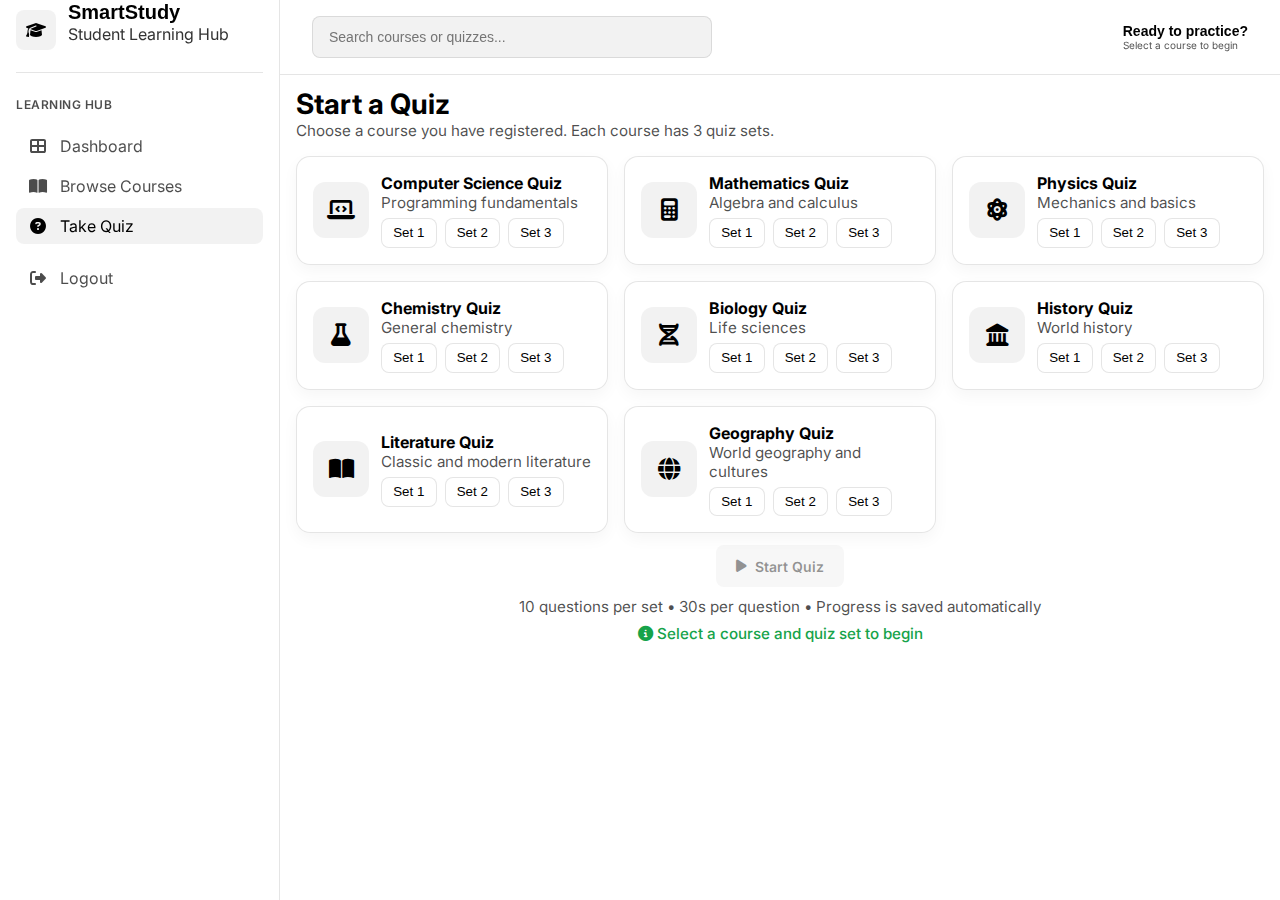
<file: quiz.html>
<!DOCTYPE html>
<html lang="en">
<head>
  <meta charset="UTF-8" />
  <meta name="viewport" content="width=device-width, initial-scale=1.0" />
  <title>SmartStudy - Quiz</title>
  <link rel="preconnect" href="https://fonts.googleapis.com">
  <link rel="preconnect" href="https://fonts.gstatic.com" crossorigin>
  <link href="https://fonts.googleapis.com/css2?family=Inter:wght@400;500;600;700&display=swap" rel="stylesheet">
  <link rel="stylesheet" href="assets/css/style.css" />
  <link rel="stylesheet" href="https://cdnjs.cloudflare.com/ajax/libs/font-awesome/6.0.0/css/all.min.css" />
  <link rel="stylesheet" href="https://cdnjs.cloudflare.com/ajax/libs/font-awesome/6.5.0/css/all.min.css" />
  <style>
    /* Force light theme on this page */
    * { box-sizing: border-box; }
    :root { 
      --bg-primary:#ffffff; 
      --bg-secondary:rgba(0,0,0,.05); 
      --bg-card:rgba(0,0,0,.05);
      --text-primary:#000000; 
      --text-secondary:rgba(0,0,0,.7); 
      --border-color:rgba(0,0,0,.1);
      --glass-bg:rgba(255,255,255,.9); 
      --glass-border:rgba(0,0,0,.1);
      --primary:#16a34a;
      --header-offset: 72px;
    }
    /* Override any dark toggle to still use light tokens */
    [data-theme="dark"] { 
      --bg-primary:#ffffff; 
      --bg-secondary:rgba(0,0,0,.05); 
      --bg-card:rgba(0,0,0,.05);
      --text-primary:#000000; 
      --text-secondary:rgba(0,0,0,.7); 
      --border-color:rgba(0,0,0,.1);
      --glass-bg:rgba(255,255,255,.9); 
      --glass-border:rgba(0,0,0,.1);
      --primary:#16a34a;
      --header-offset: 72px;
    }
    body { font-family: 'Inter', sans-serif; background: var(--bg-primary); color: var(--text-primary); overflow-x:hidden; margin:0; }
    .dashboard-layout{ display:flex; min-height:100vh; }
    .sidebar{ width:280px; background:var(--glass-bg); backdrop-filter:blur(20px); -webkit-backdrop-filter:blur(20px); border-right:1px solid var(--border-color); padding:0 1rem 1rem; position:fixed; top:0; left:0; bottom:0; height:100vh; overflow-y:hidden; z-index:1000; }
    .sidebar-header{ display:flex; align-items:center; gap:.75rem; margin-bottom:1.5rem; padding-bottom:.75rem; border-bottom:1px solid var(--border-color); }
    .brand-logo{ width:40px; height:40px; background:var(--bg-secondary); border-radius:8px; display:flex; align-items:center; justify-content:center; color:var(--text-primary); font-weight:600; }
    .brand-text h3{ font-size:1.25rem; margin:0; }
    .menu-section{ margin-bottom:1rem; }
    .menu-title{ font-size:.75rem; font-weight:600; color:var(--text-secondary); text-transform:uppercase; letter-spacing:.5px; margin-bottom:1rem; }
    .menu-item{ display:flex; align-items:center; gap:.75rem; padding:.5rem .75rem; border-radius:8px; color:var(--text-secondary); text-decoration:none; transition:.2s; margin-bottom:.25rem; }
    .menu-item:hover, .menu-item.active{ background:var(--bg-card); color:var(--text-primary); }
    .menu-item i{ width:20px; text-align:center; }
    .main-content{ flex:1; margin-left:280px; background:var(--bg-primary); }
    .header{ background:var(--glass-bg); backdrop-filter:blur(20px); -webkit-backdrop-filter:blur(20px); padding:1rem 2rem; border-bottom:1px solid var(--border-color); display:flex; align-items:center; justify-content:space-between; gap:2rem; position:fixed; top:0; left:280px; right:0; z-index:999; }
    .search-container{ flex:1; max-width:400px; }
    .search-input{ width:100%; padding:.75rem 1rem; border:1px solid var(--border-color); border-radius:8px; font-size:.875rem; background:var(--bg-secondary); color:var(--text-primary); }
    .header-right{ display:flex; align-items:center; gap:1.5rem; }
    .welcome-text h4{ margin:0; font-size:.875rem; }
    .welcome-text p{ margin:0; font-size:.625rem; color:var(--text-secondary); }
    .theme-toggle{ display:none !important; }
    /* Page container spacing below fixed header */
    /* Container offset matches header height dynamically */
    .container{ max-width:1100px; margin:0 auto; padding: calc(var(--header-offset, 72px) + 12px) 16px 24px; }
    :root { --primary:#16a34a; }
    .title { font-size: 1.75rem; font-weight: 700; }
    .page-header { display:flex; align-items:center; justify-content:space-between; gap:12px; margin: 0 0 16px; }
    .subtitle { color: var(--text-secondary); font-size: .95rem; }
    .chip { padding:.25rem .6rem; border-radius:999px; border:1px solid var(--glass-border); background:var(--bg-secondary); font-size:.8rem; font-weight:500; }
    .topbar { display:flex; align-items:center; justify-content:space-between; gap:12px; background:var(--glass-bg); border:1px solid var(--glass-border); border-radius:12px; padding:10px 12px; }
    .meta { display:flex; align-items:center; gap:8px; flex-wrap:wrap; }
    .mini-progress { width:220px; height:8px; background:var(--bg-secondary); border-radius:999px; overflow:hidden; }
    .mini-progress-fill { height:100%; width:0%; background: var(--primary); transition: width .3s ease; }
    .timer { font-weight:600; }
    .grid { display:grid; grid-template-columns: 1fr 340px; gap:20px; margin-top:16px; }
    @media (max-width: 900px) { .grid { grid-template-columns: 1fr; } }
    .card { background: var(--glass-bg); border:1px solid var(--glass-border); border-radius:12px; box-shadow: 0 6px 16px rgba(2,6,23,.06); color: var(--text-primary); }
    .q-card { padding:18px; }
    .q-number { background: var(--primary); color:#fff; padding:.35rem .7rem; border-radius:999px; font-size:.85rem; font-weight:600; }
    .q-text { margin:14px 0 14px; font-size:1.05rem; line-height:1.6; color: var(--text-primary); }
    .opts { display:flex; flex-direction:column; gap:10px; }
    .opt { display:flex; align-items:center; gap:10px; padding:12px 14px; border:2px solid var(--border-color, #e5e7eb); border-radius:10px; cursor:pointer; transition:.2s; background: var(--glass-bg); color: var(--text-primary); }
    .opt:hover { background: var(--bg-card); border-color: var(--primary); transform: translateY(-1px); box-shadow: 0 4px 12px rgba(0,0,0,0.1); }
    .opt.sel { background: var(--primary); color:#fff; border-color: var(--primary); transform: translateY(-1px); box-shadow: 0 4px 12px rgba(0,0,0,0.15); }
    .ol { width:32px; height:32px; border-radius:50%; background: var(--bg-secondary); display:flex; align-items:center; justify-content:center; font-weight:700; color: var(--text-primary); }
    .footer { position: sticky; bottom:0; display:flex; justify-content:space-between; align-items:center; gap:8px; background: var(--glass-bg); border:1px solid var(--glass-border); border-radius:12px; padding:10px; margin-top:12px; }
    .btn { padding:.7rem 1.2rem; border-radius:8px; border:1px solid transparent; cursor:pointer; font-weight:600; }
    .btn.primary { background: var(--primary); color:#fff; }
    .btn.primary:disabled { 
      background: var(--bg-secondary); 
      color: var(--text-secondary); 
      cursor: not-allowed;
      opacity: 0.6;
    }
    .btn.primary:not(:disabled):hover { 
      background: #15803d; 
      transform: translateY(-2px);
      box-shadow: 0 8px 25px rgba(22, 163, 74, 0.3);
    }
    .btn.secondary { background:#e5e7eb; }
    .side { display:flex; flex-direction:column; gap:12px; }
    .timer-card { padding:16px; text-align:center; }
    .circle { width:110px; height:110px; border-radius:50%; border:3px solid var(--primary); display:flex; align-items:center; justify-content:center; margin:0 auto; font-size:1.8rem; font-weight:800; }
    .list { padding:16px; }
    .list h3 { margin:0 0 10px; font-size:1rem; }
    .qgrid { display:grid; grid-template-columns: repeat(5, 1fr); gap:8px; }
    .qi { height:34px; border-radius:999px; background: var(--glass-bg); display:flex; align-items:center; justify-content:center; font-weight:700; cursor:pointer; color: var(--text-primary); border:1px solid var(--glass-border); }
    .qi:hover{ background: var(--bg-card); }
    .qi.cur { background: var(--primary); color:#fff; }
    .qi.ans { background: #3b82f6; color:#fff; }
    /* Course selection */
    .courses { display:grid; grid-template-columns: repeat(auto-fit, minmax(280px,1fr)); gap:16px; }
    .course { display:flex; gap:12px; align-items:center; padding:16px; border-radius:14px; background: var(--glass-bg); border:1px solid var(--glass-border); cursor:pointer; box-shadow: 0 6px 16px rgba(2,6,23,.04); color: var(--text-primary); transition: .2s; }
    .course:hover{ background: var(--bg-card); }
    .course.sel { 
      outline:2px solid var(--primary); 
      background: var(--bg-card);
      transform: translateY(-2px);
      box-shadow: 0 8px 25px rgba(0,0,0,0.1);
    }
    .cicon { width:56px; height:56px; border-radius:12px; background: var(--bg-secondary); display:flex; align-items:center; justify-content:center; font-size:1.4rem; color: var(--text-primary); }
    .sets { display:flex; gap:8px; flex-wrap:wrap; margin-top:6px; }
    .setbtn { padding:.4rem .7rem; border:1px solid var(--glass-border); background: var(--glass-bg); border-radius:8px; cursor:pointer; }
    .setbtn:hover{ background: var(--bg-card); }
    .setbtn.active { 
      background: var(--primary); 
      color:#fff; 
      border-color: var(--primary);
      transform: scale(1.05);
      box-shadow: 0 4px 12px rgba(22, 163, 74, 0.3);
    }
    
    /* Additional quiz-specific styles */
    .quiz-container {
      max-width: 1200px;
      margin: 0 auto;
      padding: 20px;
    }
    
    .quiz-header {
      text-align: center;
      margin-bottom: 30px;
    }
    
    .quiz-title {
      font-size: 2.5rem;
      font-weight: 700;
      color: var(--text-primary);
      margin-bottom: 10px;
    }
    
    .quiz-subtitle {
      color: var(--text-secondary);
      font-size: 1.1rem;
    }
    
    .question-container {
      background: var(--glass-bg);
      border: 1px solid var(--glass-border);
      border-radius: 16px;
      padding: 24px;
      margin-bottom: 20px;
      box-shadow: 0 8px 32px rgba(0, 0, 0, 0.1);
    }
    
    .question-text {
      font-size: 1.2rem;
      font-weight: 600;
      color: var(--text-primary);
      margin-bottom: 20px;
      line-height: 1.6;
    }
    
    .options-container {
      display: flex;
      flex-direction: column;
      gap: 12px;
    }
    
    .option-item {
      display: flex;
      align-items: center;
      gap: 12px;
      padding: 16px 20px;
      border: 2px solid var(--border-color);
      border-radius: 12px;
      cursor: pointer;
      transition: all 0.3s ease;
      background: var(--glass-bg);
      color: var(--text-primary);
    }
    
    .option-item:hover {
      background: var(--bg-card);
      border-color: var(--primary);
      transform: translateY(-2px);
      box-shadow: 0 4px 12px rgba(0, 0, 0, 0.1);
    }
    
    .option-item.selected {
      background: var(--primary);
      color: #fff;
      border-color: var(--primary);
    }
    
    .option-letter {
      width: 36px;
      height: 36px;
      border-radius: 50%;
      background: var(--bg-secondary);
      display: flex;
      align-items: center;
      justify-content: center;
      font-weight: 700;
      color: var(--text-primary);
      font-size: 0.9rem;
    }
    
    .option-item.selected .option-letter {
      background: rgba(255, 255, 255, 0.2);
      color: #fff;
    }
    
    .quiz-navigation {
      display: flex;
      justify-content: space-between;
      align-items: center;
      margin-top: 30px;
      padding: 20px;
      background: var(--glass-bg);
      border: 1px solid var(--glass-border);
      border-radius: 16px;
    }
    
    .nav-button {
      padding: 12px 24px;
      border: none;
      border-radius: 8px;
      font-weight: 600;
      cursor: pointer;
      transition: all 0.3s ease;
      font-size: 1rem;
    }
    
    .nav-button.primary {
      background: var(--primary);
      color: #fff;
    }
    
    .nav-button.primary:hover {
      background: #15803d;
      transform: translateY(-2px);
    }
    
    .nav-button.secondary {
      background: var(--bg-secondary);
      color: var(--text-primary);
      border: 1px solid var(--border-color);
    }
    
    .nav-button.secondary:hover {
      background: var(--bg-card);
    }
    
    .progress-bar {
      width: 100%;
      height: 8px;
      background: var(--bg-secondary);
      border-radius: 4px;
      overflow: hidden;
      margin: 20px 0;
    }
    
    .progress-fill {
      height: 100%;
      background: var(--primary);
      transition: width 0.3s ease;
    }
    
    .timer-display {
      text-align: center;
      font-size: 1.5rem;
      font-weight: 700;
      color: var(--primary);
      margin: 20px 0;
    }
    
    /* Responsive design */
    @media (max-width: 768px) {
      .quiz-container {
        padding: 15px;
      }
      
      .quiz-title {
        font-size: 2rem;
      }
      
      .question-container {
        padding: 20px;
      }
      
      .option-item {
        padding: 14px 16px;
      }
      
      .quiz-navigation {
        flex-direction: column;
        gap: 15px;
      }
    }
  </style>
</head>
<body>
  <!-- Dashboard Layout Nav (same pattern as dashboard) -->
  <div class="dashboard-layout">
    <aside class="sidebar">
      <div class="sidebar-header">
        <div class="brand-logo"><i class="fas fa-graduation-cap"></i></div>
        <div class="brand-text"><h3>SmartStudy</h3><p>Student Learning Hub</p></div>
      </div>
      <div class="menu-section">
        <div class="menu-title">Learning Hub</div>
        <a href="dashboard.html" class="menu-item"><i class="fas fa-th-large"></i><span>Dashboard</span></a>
        <a href="courses.html" class="menu-item"><i class="fas fa-book-open"></i><span>Browse Courses</span></a>
        
        <a href="quiz.html" class="menu-item active"><i class="fas fa-question-circle"></i><span>Take Quiz</span></a>
      </div>
    
      <div class="menu-section">
        
        <a href="index.html" class="menu-item"><i class="fas fa-sign-out-alt"></i><span>Logout</span></a>
      </div>
    </aside>
    <main class="main-content">
      <header class="header">
        <div class="search-container"><input type="text" class="search-input" placeholder="Search courses or quizzes..."></div>
        <div class="header-right">
          <div class="welcome-text"><h4 id="userName">Ready to practice?</h4><p>Select a course to begin</p></div>
         
    
        </div>
      </header>
      <div class="container">
    <header class="page-header">
      <div>
        <div class="title">Start a Quiz</div>
        <div class="subtitle">Choose a course you have registered. Each course has 3 quiz sets.</div>
      </div>
    </header>

    <section id="select">
      <div class="courses">
        <!-- Computer Science -->
        <div class="course" data-course="computer-science">
          <div class="cicon"><i class="fas fa-laptop-code"></i></div>
          <div style="flex:1;">
            <div style="font-weight:700;">Computer Science Quiz</div>
            <div class="subtitle">Programming fundamentals</div>
            <div class="sets">
              <button class="setbtn" data-set="set-1">Set 1</button>
              <button class="setbtn" data-set="set-2">Set 2</button>
              <button class="setbtn" data-set="set-3">Set 3</button>
            </div>
          </div>
        </div>

        <!-- Mathematics -->
        <div class="course" data-course="mathematics">
          <div class="cicon"><i class="fas fa-calculator"></i></div>
          <div style="flex:1;">
            <div style="font-weight:700;">Mathematics Quiz</div>
            <div class="subtitle">Algebra and calculus</div>
            <div class="sets">
              <button class="setbtn" data-set="set-1">Set 1</button>
              <button class="setbtn" data-set="set-2">Set 2</button>
              <button class="setbtn" data-set="set-3">Set 3</button>
            </div>
          </div>
        </div>

        <!-- Physics -->
        <div class="course" data-course="physics">
          <div class="cicon"><i class="fas fa-atom"></i></div>
          <div style="flex:1;">
            <div style="font-weight:700;">Physics Quiz</div>
            <div class="subtitle">Mechanics and basics</div>
            <div class="sets">
              <button class="setbtn" data-set="set-1">Set 1</button>
              <button class="setbtn" data-set="set-2">Set 2</button>
              <button class="setbtn" data-set="set-3">Set 3</button>
            </div>
          </div>
        </div>

        <!-- Chemistry -->
        <div class="course" data-course="chemistry">
          <div class="cicon"><i class="fas fa-flask"></i></div>
          <div style="flex:1;">
            <div style="font-weight:700;">Chemistry Quiz</div>
            <div class="subtitle">General chemistry</div>
            <div class="sets">
              <button class="setbtn" data-set="set-1">Set 1</button>
              <button class="setbtn" data-set="set-2">Set 2</button>
              <button class="setbtn" data-set="set-3">Set 3</button>
            </div>
          </div>
        </div>

        <!-- Biology -->
        <div class="course" data-course="biology">
          <div class="cicon"><i class="fas fa-dna"></i></div>
          <div style="flex:1;">
            <div style="font-weight:700;">Biology Quiz</div>
            <div class="subtitle">Life sciences</div>
            <div class="sets">
              <button class="setbtn" data-set="set-1">Set 1</button>
              <button class="setbtn" data-set="set-2">Set 2</button>
              <button class="setbtn" data-set="set-3">Set 3</button>
            </div>
          </div>
        </div>

        <!-- History -->
        <div class="course" data-course="history">
          <div class="cicon"><i class="fas fa-landmark"></i></div>
          <div style="flex:1;">
            <div style="font-weight:700;">History Quiz</div>
            <div class="subtitle">World history</div>
            <div class="sets">
              <button class="setbtn" data-set="set-1">Set 1</button>
              <button class="setbtn" data-set="set-2">Set 2</button>
              <button class="setbtn" data-set="set-3">Set 3</button>
            </div>
          </div>
        </div>

        <!-- Literature -->
        <div class="course" data-course="literature">
          <div class="cicon"><i class="fas fa-book-open"></i></div>
          <div style="flex:1;">
            <div style="font-weight:700;">Literature Quiz</div>
            <div class="subtitle">Classic and modern literature</div>
            <div class="sets">
              <button class="setbtn" data-set="set-1">Set 1</button>
              <button class="setbtn" data-set="set-2">Set 2</button>
              <button class="setbtn" data-set="set-3">Set 3</button>
            </div>
          </div>
        </div>

        <!-- Geography -->
        <div class="course" data-course="geography">
          <div class="cicon"><i class="fas fa-globe"></i></div>
          <div style="flex:1;">
            <div style="font-weight:700;">Geography Quiz</div>
            <div class="subtitle">World geography and cultures</div>
            <div class="sets">
              <button class="setbtn" data-set="set-1">Set 1</button>
              <button class="setbtn" data-set="set-2">Set 2</button>
              <button class="setbtn" data-set="set-3">Set 3</button>
            </div>
          </div>
        </div>
      </div>
      
      <div style="margin-top:12px; display:flex; justify-content:center;">
        <button class="btn primary" id="begin" disabled><i class="fas fa-play"></i> Start Quiz</button>
      </div>
      <div class="subtitle" style="margin-top:10px; text-align:center;">10 questions per set • 30s per question • Progress is saved automatically</div>
      <div class="subtitle" style="margin-top:8px; text-align:center; color:var(--primary); font-weight:500;">
        <i class="fas fa-info-circle"></i> Select a course and quiz set to begin
      </div>
    </section>

    <section id="quiz" style="display:none;">
      <div class="topbar">
        <div class="meta">
          <span class="chip" id="chipSet">Set 1</span>
          <div class="mini-progress"><div class="mini-progress-fill" id="mini"></div></div>
        </div>
        <div class="timer">Time: <span id="ttop">30</span>s</div>
      </div>
      <div class="grid">
        <div>
          <div class="card q-card">
            <span class="q-number" id="qNo">Question 1</span>
            <div class="q-text" id="qText"></div>
            <div class="opts" id="opts"></div>
          </div>
          <div class="footer">
            <button class="btn secondary" id="prev" disabled><i class="fas fa-arrow-left"></i> Previous</button>
            <button class="btn primary" id="next">Next <i class="fas fa-arrow-right"></i></button>
          </div>
        </div>
        <aside class="side">
          <div class="card timer-card"><div class="circle" id="tmain">30</div><div class="subtitle">Timer remaining</div></div>
          <div class="card list"><h3>Questions</h3><div class="qgrid" id="qgrid"></div></div>
        </aside>
      </div>
    </section>

    <section id="result" style="display:none;">
      <div class="card" style="padding:22px; text-align:center;">
        <div style="width:120px;height:120px;border-radius:50%;background:var(--bg-secondary);display:flex;align-items:center;justify-content:center;margin:0 auto 12px;font-size:2rem;font-weight:800;" id="score">0%</div>
        <div class="title" id="grade">Great Job!</div>
        <div class="subtitle" id="summary">You scored 0 of 0</div>
        
        <div style="margin:20px 0; display:grid; grid-template-columns: repeat(auto-fit, minmax(150px, 1fr)); gap:16px;">
          <div style="text-align:center;">
            <div style="font-size:1.5rem; font-weight:700; color:var(--primary);" id="timeSpent">0s</div>
            <div style="font-size:0.875rem; color:var(--text-secondary);">Time Spent</div>
          </div>
          <div style="text-align:center;">
            <div style="font-size:1.5rem; font-weight:700; color:var(--primary);" id="avgTime">0s</div>
            <div style="font-size:0.875rem; color:var(--text-secondary);">Avg/Question</div>
          </div>
        </div>
        
        <div style="margin-top:12px; display:flex; justify-content:center;">
          <button class="btn primary" id="retake">Retake</button>
        </div>
      </div>
    </section>
  </div>


  
  <script>
    // Dynamically set container top offset to match fixed header height
    (function(){
      function adjustHeaderOffset(){
        const header = document.querySelector('.main-content .header');
        if(!header) return;
        const h = header.getBoundingClientRect().height;
        document.documentElement.style.setProperty('--header-offset', h + 'px');
      }
      window.addEventListener('load', adjustHeaderOffset);
      window.addEventListener('resize', adjustHeaderOffset);
      // In case fonts change size slightly after load
      setTimeout(adjustHeaderOffset, 250);
    })();



    // Built-in quiz bank (fallback). Firestore sets recommended later
    const bank = {
      'computer-science': { title:'Computer Science Quiz', subtitle:'Programming fundamentals', qs:[
        {q:'What is a variable?', o:['A storage for data','A loop','A function','An error'], a:0},
        {q:'Which structure is LIFO?', o:['Queue','Stack','Array','Graph'], a:1},
        {q:'HTML stands for?', o:['HyperText Markup Language','High Tech Modern Language','Home Tool Markup Language','Hyperlink and Text Markup Language'], a:0},
        {q:'Binary search complexity?', o:['O(1)','O(log n)','O(n)','O(n^2)'], a:1},
        {q:'JS runs on?', o:['Browser/Node runtimes','Only Database','Only OS Kernel','Only JVM'], a:0},
        {q:'What is an algorithm?', o:['A step-by-step procedure','A programming language','A computer brand','A data type'], a:0},
        {q:'Which is NOT a programming paradigm?', o:['Object-Oriented','Functional','Procedural','Biological'], a:3},
        {q:'What does API stand for?', o:['Application Programming Interface','Advanced Programming Input','Automated Program Integration','Application Process Interface'], a:0},
        {q:'What is a database?', o:['Organized collection of data','A programming language','An operating system','A web browser'], a:0},
        {q:'What is debugging?', o:['Finding and fixing errors','Writing new code','Deleting files','Installing software'], a:0}
      ]},
      'mathematics': { title:'Mathematics Quiz', subtitle:'Algebra and calculus', qs:[
        {q:'d/dx x^2 ?', o:['x','2x','x^2','2x^2'], a:1},
        {q:'pi (2 dp)?', o:['3.12','3.14','3.16','3.18'], a:1},
        {q:'Area of circle?', o:['πr','πr^2','2πr','2πr^2'], a:1},
        {q:'sqrt(144)?', o:['10','12','14','16'], a:1},
        {q:'Angles in triangle?', o:['90°','180°','270°','360°'], a:1},
        {q:'What is 2^3?', o:['4','6','8','10'], a:2},
        {q:'Solve: 3x + 5 = 20', o:['3','5','7','15'], a:1},
        {q:'What is the slope of y = 2x + 3?', o:['2','3','5','6'], a:0},
        {q:'What is 15% of 200?', o:['20','25','30','35'], a:2},
        {q:'What is the square root of 81?', o:['7','8','9','10'], a:2}
      ]},
      'physics': { title:'Physics Quiz', subtitle:'Mechanics and basics', qs:[
        {q:'Law of inertia is Newton\'s?', o:['I','II','III','IV'], a:0},
        {q:'SI unit of force?', o:['Joule','Newton','Watt','Pascal'], a:1},
        {q:'Kinetic energy?', o:['mgh','1/2 mv^2','Fd','Pt'], a:1},
        {q:'Speed of light (km/s)?', o:['299,792','300,000','299,792 m/s','300,000 m/s'], a:0},
        {q:'Energy conservation says?', o:['Not created/destroyed','Created only','Destroyed only','Both'], a:0},
        {q:'What is acceleration?', o:['Rate of change of velocity','Rate of change of distance','Rate of change of time','Rate of change of mass'], a:0},
        {q:'What is the SI unit of power?', o:['Joule','Newton','Watt','Pascal'], a:2},
        {q:'What is momentum?', o:['Mass × Velocity','Mass × Acceleration','Force × Distance','Force × Time'], a:0},
        {q:'What is the law of gravity?', o:['F = G(m1×m2)/r²','F = ma','F = kx','F = μN'], a:0},
        {q:'What is work done?', o:['Force × Distance','Mass × Velocity','Power × Time','Energy × Mass'], a:0}
      ]},
      'chemistry': { title:'Chemistry Quiz', subtitle:'General chemistry', qs:[
        {q:'Gold symbol?', o:['Ag','Au','Fe','Cu'], a:1},
        {q:'Neutral pH?', o:['0','7','14','10'], a:1},
        {q:'Water formula?', o:['H2O','CO2','O2','N2'], a:0},
        {q:'Sharing electrons bond?', o:['Ionic','Covalent','Metallic','Hydrogen'], a:1},
        {q:'Carbon atomic number?', o:['4','6','8','12'], a:1},
        {q:'What is the symbol for Iron?', o:['Fe','Ir','In','Fi'], a:0},
        {q:'What is the most abundant element in the universe?', o:['Carbon','Oxygen','Hydrogen','Helium'], a:2},
        {q:'What type of reaction is burning?', o:['Oxidation','Reduction','Neutralization','Decomposition'], a:0},
        {q:'What is the chemical symbol for Sodium?', o:['So','Sa','Na','Sd'], a:2},
        {q:'What is the formula for table salt?', o:['NaCl','H2O','CO2','CaCO3'], a:0}
      ]},
      'biology': { title:'Biology Quiz', subtitle:'Life sciences', qs:[
        {q:'What is DNA?', o:['Deoxyribonucleic acid','Ribonucleic acid','Protein','Carbohydrate'], a:0},
        {q:'Mitochondria function?', o:['Energy production','Protein synthesis','Waste removal','Cell division'], a:0},
        {q:'Human heart chambers?', o:['2','3','4','5'], a:2},
        {q:'Photosynthesis produces?', o:['Oxygen','Carbon dioxide','Nitrogen','Hydrogen'], a:0},
        {q:'Cell wall in plants?', o:['Cellulose','Protein','Lipid','Nucleic acid'], a:0},
        {q:'What is the powerhouse of the cell?', o:['Nucleus','Mitochondria','Ribosome','Golgi apparatus'], a:1},
        {q:'What is the study of fossils called?', o:['Paleontology','Archaeology','Geology','Anthropology'], a:0},
        {q:'What is the largest organ in the human body?', o:['Heart','Brain','Liver','Skin'], a:3},
        {q:'What is the process of cell division called?', o:['Mitosis','Photosynthesis','Respiration','Digestion'], a:0},
        {q:'What is the main function of red blood cells?', o:['Fight infection','Carry oxygen','Produce antibodies','Store energy'], a:1}
      ]},
      'history': { title:'History Quiz', subtitle:'World history', qs:[
        {q:'World War II ended?', o:['1943','1944','1945','1946'], a:2},
        {q:'First US President?', o:['John Adams','Thomas Jefferson','George Washington','Benjamin Franklin'], a:2},
        {q:'Ancient Rome fell?', o:['376 AD','476 AD','576 AD','676 AD'], a:1},
        {q:'Columbus discovered America?', o:['1490','1491','1492','1493'], a:2},
        {q:'French Revolution?', o:['1789','1799','1809','1819'], a:0},
        {q:'When did World War I begin?', o:['1914','1915','1916','1917'], a:0},
        {q:'Who was the first Emperor of Rome?', o:['Julius Caesar','Augustus','Nero','Caligula'], a:1},
        {q:'When did the Berlin Wall fall?', o:['1987','1989','1991','1993'], a:1},
        {q:'Who was the first female Prime Minister of Britain?', o:['Queen Elizabeth','Margaret Thatcher','Indira Gandhi','Golda Meir'], a:1},
        {q:'When did India gain independence from Britain?', o:['1945','1947','1949','1951'], a:1}
      ]},
      'literature': { title:'Literature Quiz', subtitle:'Classic and modern literature', qs:[
        {q:'Who wrote "Romeo and Juliet"?', o:['Charles Dickens','William Shakespeare','Jane Austen','Mark Twain'], a:1},
        {q:'What is a sonnet?', o:['A 14-line poem','A short story','A novel','A play'], a:0},
        {q:'Who wrote "Pride and Prejudice"?', o:['Emily Bronte','Charlotte Bronte','Jane Austen','Mary Shelley'], a:2},
        {q:'What is the main character called?', o:['Antagonist','Protagonist','Narrator','Author'], a:1},
        {q:'What is a metaphor?', o:['Direct comparison','Indirect comparison','Rhyming words','Story ending'], a:0},
        {q:'Who wrote "1984"?', o:['George Orwell','Aldous Huxley','Ray Bradbury','H.G. Wells'], a:0},
        {q:'What is alliteration?', o:['Repetition of sounds','Repetition of words','Story structure','Character development'], a:0},
        {q:'Who wrote "The Great Gatsby"?', o:['Ernest Hemingway','F. Scott Fitzgerald','John Steinbeck','William Faulkner'], a:1},
        {q:'What is a haiku?', o:['A 3-line poem','A 4-line poem','A 5-line poem','A 6-line poem'], a:0},
        {q:'Who wrote "To Kill a Mockingbird"?', o:['Harper Lee','Truman Capote','Carson McCullers','Flannery O\'Connor'], a:0}
      ]},
      'geography': { title:'Geography Quiz', subtitle:'World geography and cultures', qs:[
        {q:'What is the capital of Japan?', o:['Beijing','Seoul','Tokyo','Bangkok'], a:2},
        {q:'Which is the largest continent?', o:['North America','South America','Europe','Asia'], a:3},
        {q:'What is the longest river in the world?', o:['Amazon','Nile','Yangtze','Mississippi'], a:1},
        {q:'Which country has the most people?', o:['India','China','USA','Indonesia'], a:1},
        {q:'What is the capital of Australia?', o:['Sydney','Melbourne','Canberra','Brisbane'], a:2},
        {q:'What is the largest ocean?', o:['Atlantic','Indian','Arctic','Pacific'], a:3},
        {q:'Which mountain range is in South America?', o:['Rocky Mountains','Alps','Himalayas','Andes'], a:3},
        {q:'What is the capital of Brazil?', o:['Rio de Janeiro','Sao Paulo','Brasilia','Salvador'], a:2},
        {q:'Which desert is in Africa?', o:['Gobi','Sahara','Arabian','Kalahari'], a:1},
        {q:'What is the capital of Canada?', o:['Toronto','Montreal','Vancouver','Ottawa'], a:3}
      ]}
    };

    let selectedCourse=null, selectedSet='set-1';
    let data=[], answers=[], idx=0, timer=null, start=0;

    document.addEventListener('DOMContentLoaded', init);
    async function init(){
      console.log('=== Quiz page initializing ===');
      
      // Add event listeners for the HTML course elements
      document.querySelectorAll('.course').forEach(card => {
        card.addEventListener('click', () => selectCourse(card));
        card.querySelectorAll('[data-set]').forEach(btn => {
          btn.addEventListener('click', e => { 
            e.stopPropagation(); 
            selectCourse(card, btn.getAttribute('data-set')); 
          });
        });
      });
      
      // Add event listeners
      document.getElementById('begin').addEventListener('click', startQuiz);
      document.getElementById('prev').addEventListener('click', prevQ);
      document.getElementById('next').addEventListener('click', nextQ);
      document.getElementById('retake').addEventListener('click', () => { location.reload(); });
      
      console.log('Quiz page initialized successfully');
      console.log('Available courses:', document.querySelectorAll('.course').length);
      console.log('Begin button:', document.getElementById('begin'));
    }
    




    function selectCourse(card, set){
      document.querySelectorAll('.course').forEach(c=>c.classList.remove('sel'));
      card.classList.add('sel');
      selectedCourse = card.dataset.course;
      if(set) selectedSet=set; else selectedSet = selectedSet || 'set-1';
      card.querySelectorAll('.setbtn').forEach(b=>b.classList.toggle('active', b.getAttribute('data-set')===selectedSet));
      document.getElementById('begin').disabled = false;
      
      // Update the welcome text to show selected course
      const courseTitle = card.querySelector('div[style*="font-weight:700"]').textContent;
      document.getElementById('userName').textContent = `Selected: ${courseTitle}`;
      document.querySelector('.welcome-text p').textContent = `Quiz Set: ${selectedSet.replace('set-', 'Set ')}`;
      
      console.log(`Course selected: ${selectedCourse}, Set: ${selectedSet}`);
    }

    function pickSetQuestions(arr){
      const take = 10; // 10 per set
      if(selectedSet==='set-2'){ return [...arr].sort(()=>Math.random()-0.5).slice(0, Math.min(take, arr.length)); }
      if(selectedSet==='set-3'){ return [...arr].reverse().slice(0, Math.min(take, arr.length)); }
      return arr.slice(0, Math.min(take, arr.length));
    }

    function startQuiz(){
      if (!selectedCourse) {
        alert('Please select a course first');
        return;
      }
      
      const course = bank[selectedCourse];
      if (!course || !course.qs || course.qs.length === 0) {
        alert('No quiz data available for this subject. Please try another subject.');
        return;
      }
      
      console.log(`Starting quiz: ${course.title} - ${selectedSet}`);
      
      // Show loading state
      const beginBtn = document.getElementById('begin');
      beginBtn.innerHTML = '<i class="fas fa-spinner fa-spin"></i> Starting Quiz...';
      beginBtn.disabled = true;
      
      setTimeout(() => {
      data = pickSetQuestions(course.qs);
      answers = new Array(data.length).fill(null);
      idx = 0; 
      start = Date.now();
      document.querySelector('#select').style.display='none';
      document.querySelector('#quiz').style.display='block';
      document.getElementById('chipSet').textContent = selectedSet.replace('set-','Set ');
      renderQ(); 
      startTimer();
      }, 500);
    }

    function renderQ(){
      document.getElementById('qNo').textContent = `Question ${idx+1}`;
      document.getElementById('qText').textContent = data[idx].q;
      const opts=document.getElementById('opts'); opts.innerHTML='';
      data[idx].o.forEach((t,i)=>{
        const d=document.createElement('div'); d.className='opt'; if(answers[idx]===i) d.classList.add('sel');
        d.innerHTML=`<div class="ol">${String.fromCharCode(65+i)}</div><div>${t}</div>`;
        d.addEventListener('click',()=>{ 
          answers[idx]=i; 
          showAnswerFeedback(i, data[idx].a);
          setTimeout(() => renderQ(), 1000);
        });
        opts.appendChild(d);
      });
      document.getElementById('prev').disabled = idx===0;
      document.getElementById('next').textContent = (idx===data.length-1)?'Finish':'Next';
      const pct = Math.round(((idx+1)/data.length)*100); document.getElementById('mini').style.width=pct+'%';
      renderGrid();
    }

    function renderGrid(){
      const g=document.getElementById('qgrid'); g.innerHTML='';
      for(let i=0;i<data.length;i++){
        const b=document.createElement('div'); b.className='qi'; b.textContent=i+1; if(i===idx)b.classList.add('cur'); if(answers[i]!=null)b.classList.add('ans');
        b.addEventListener('click',()=>{ idx=i; renderQ(); resetTimer(); startTimer(); });
        g.appendChild(b);
      }
    }

    function nextQ(){ if(idx<data.length-1){ idx++; renderQ(); resetTimer(); startTimer(); } else { showResult(); } }
    function prevQ(){ if(idx>0){ idx--; renderQ(); resetTimer(); startTimer(); } }

    function showResult(){
      resetTimer();
      const correct = answers.reduce((n,a,i)=>n + (a===data[i].a?1:0), 0);
      const score = Math.round((correct/data.length)*100);
      const timeSpent = Math.round((Date.now() - start) / 1000);
      const avgTime = Math.round(timeSpent / data.length);
      
      document.getElementById('score').textContent = score+'%';
      document.getElementById('grade').textContent = score>=90?'Excellent!':score>=80?'Great Job!':score>=70?'Good Work!':score>=60?'Not Bad!':'Keep Practicing!';
      document.getElementById('summary').textContent = `You scored ${correct} of ${data.length}`;
      document.getElementById('timeSpent').textContent = timeSpent + 's';
      document.getElementById('avgTime').textContent = avgTime + 's';
      document.querySelector('#quiz').style.display='none';
      document.querySelector('#result').style.display='block';

      // Save quiz result to database
      saveQuizResultToDatabase(score, correct, data.length, timeSpent);
    }

    function saveQuizResultToDatabase(score, correctAnswers, totalQuestions, timeSpent) {
      try {
        console.log('Quiz completed!');
        console.log(`Score: ${score}%`);
        console.log(`Correct: ${correctAnswers}/${totalQuestions}`);
        console.log(`Time: ${timeSpent}s`);
        
        // Save quiz result to localStorage
        saveQuizResultToLocalStorage(score, correctAnswers, totalQuestions, timeSpent);
        
        // Show success message
        const resultDiv = document.querySelector('#result');
        const successMsg = document.createElement('div');
        successMsg.style.cssText = 'background: #10b981; color: white; padding: 8px 12px; border-radius: 6px; margin-top: 12px; font-size: 0.875rem;';
        successMsg.textContent = '✓ Quiz completed successfully!';
        resultDiv.appendChild(successMsg);
        
        // Show answers review
        showAnswersReview(resultDiv);
        
      } catch (error) {
        console.error('Error showing quiz result:', error);
      }
    }

    function saveQuizResultToLocalStorage(score, correctAnswers, totalQuestions, timeSpent) {
      try {
        // Get existing quiz results or create new array
        const existingResults = JSON.parse(localStorage.getItem('quizResults') || '[]');
        
        // Create new quiz result object
        const quizResult = {
          id: Date.now().toString(),
          courseId: selectedCourse,
          courseName: bank[selectedCourse]?.title || 'Unknown Course',
          quizSet: selectedSet,
          score: score,
          correctAnswers: correctAnswers,
          totalQuestions: totalQuestions,
          timeSpent: timeSpent,
          completedAt: new Date().toISOString(),
          questions: data,
          answers: answers
        };
        
        // Add new result to beginning of array (most recent first)
        existingResults.unshift(quizResult);
        
        // Keep only last 20 results to avoid localStorage getting too large
        if (existingResults.length > 20) {
          existingResults.splice(20);
        }
        
        // Save back to localStorage
        localStorage.setItem('quizResults', JSON.stringify(existingResults));
        
        console.log('Quiz result saved to localStorage:', quizResult);
        
      } catch (error) {
        console.error('Error saving quiz result to localStorage:', error);
      }
    }

    function showAnswersReview(resultDiv) {
      // Create answers review section
      const answersSection = document.createElement('div');
      answersSection.style.cssText = 'margin-top: 24px; text-align: left;';
      
      const answersTitle = document.createElement('h3');
      answersTitle.style.cssText = 'color: var(--text-primary); font-size: 1.2rem; margin-bottom: 16px; text-align: center;';
      answersTitle.textContent = 'Quiz Answers Review';
      answersSection.appendChild(answersTitle);
      
      // Create answers container
      const answersContainer = document.createElement('div');
      answersContainer.style.cssText = 'max-height: 400px; overflow-y: auto; padding: 16px; background: var(--bg-secondary); border-radius: 12px; border: 1px solid var(--border-color);';
      
      // Loop through all questions and answers
      data.forEach((question, index) => {
        const questionDiv = document.createElement('div');
        questionDiv.style.cssText = 'margin-bottom: 20px; padding: 16px; background: var(--glass-bg); border-radius: 8px; border: 1px solid var(--border-color);';
        
        // Question text
        const questionText = document.createElement('div');
        questionText.style.cssText = 'font-weight: 600; color: var(--text-primary); margin-bottom: 12px; font-size: 1rem;';
        questionText.textContent = `Question ${index + 1}: ${question.q}`;
        questionDiv.appendChild(questionText);
        
        // Options
        const optionsDiv = document.createElement('div');
        optionsDiv.style.cssText = 'margin-bottom: 12px;';
        
        question.o.forEach((option, optIndex) => {
          const optionDiv = document.createElement('div');
          optionDiv.style.cssText = 'padding: 8px 12px; margin: 4px 0; border-radius: 6px; font-size: 0.9rem;';
          
          let backgroundColor, textColor, borderColor;
          
          if (optIndex === question.a) {
            // Correct answer
            backgroundColor = '#10b981';
            textColor = 'white';
            borderColor = '#10b981';
            optionDiv.innerHTML = `${String.fromCharCode(65 + optIndex)}. ${option} ✓`;
          } else if (optIndex === answers[index]) {
            // User's wrong answer
            backgroundColor = '#ef4444';
            textColor = 'white';
            borderColor = '#ef4444';
            optionDiv.innerHTML = `${String.fromCharCode(65 + optIndex)}. ${option} ✗`;
          } else {
            // Other options
            backgroundColor = 'transparent';
            textColor = 'var(--text-secondary)';
            borderColor = 'var(--border-color)';
            optionDiv.innerHTML = `${String.fromCharCode(65 + optIndex)}. ${option}`;
          }
          
          optionDiv.style.background = backgroundColor;
          optionDiv.style.color = textColor;
          optionDiv.style.border = `1px solid ${borderColor}`;
          
          optionsDiv.appendChild(optionDiv);
        });
        
        questionDiv.appendChild(optionsDiv);
        
        // Result indicator
        const resultIndicator = document.createElement('div');
        resultIndicator.style.cssText = 'font-size: 0.875rem; font-weight: 500;';
        
        if (answers[index] === question.a) {
          resultIndicator.style.color = '#10b981';
          resultIndicator.innerHTML = '✓ Correct';
        } else {
          resultIndicator.style.color = '#ef4444';
          resultIndicator.innerHTML = `✗ Incorrect (Correct: ${String.fromCharCode(65 + question.a)})`;
        }
        
        questionDiv.appendChild(resultIndicator);
        answersContainer.appendChild(questionDiv);
      });
      
      answersSection.appendChild(answersContainer);
      resultDiv.appendChild(answersSection);
    }

    function showAnswerFeedback(selectedIndex, correctIndex) {
      const options = document.querySelectorAll('.opt');
      options.forEach((opt, index) => {
        if (index === correctIndex) {
          opt.style.background = '#10b981';
          opt.style.color = 'white';
          opt.style.borderColor = '#10b981';
        } else if (index === selectedIndex && selectedIndex !== correctIndex) {
          opt.style.background = '#ef4444';
          opt.style.color = 'white';
          opt.style.borderColor = '#ef4444';
        }
      });
    }

    function resetTimer(){ if(timer){ clearInterval(timer); timer=null; } }
    function startTimer(){
      let t=30; document.getElementById('tmain').textContent=t; document.getElementById('ttop').textContent=t;
      resetTimer();
      timer=setInterval(()=>{ t--; document.getElementById('tmain').textContent=t; document.getElementById('ttop').textContent=t; if(t<=0){ nextQ(); } },1000);
    }

    // Theme toggle functionality
    const themeToggle = document.getElementById('themeToggle');
    
    function toggleTheme() {
      const currentTheme = document.documentElement.getAttribute('data-theme') || 'dark';
      const newTheme = currentTheme === 'dark' ? 'light' : 'dark';
      
      document.documentElement.setAttribute('data-theme', newTheme);
      localStorage.setItem('theme', newTheme);
      
      // Update theme toggle icons
      updateThemeIcon(newTheme);
    }
    
    function updateThemeIcon(theme) {
      const icon = theme === 'dark' ? 'fa-sun' : 'fa-moon';
      if (themeToggle) {
        themeToggle.innerHTML = `<i class="fas ${icon}></i>`;
      }
    }
    
    if (themeToggle) {
      themeToggle.addEventListener('click', toggleTheme);
    }
    
    // Load saved theme on page load
    document.addEventListener('DOMContentLoaded', function() {
      const savedTheme = localStorage.getItem('theme') || 'dark';
      document.documentElement.setAttribute('data-theme', savedTheme);
      updateThemeIcon(savedTheme);
    });
  </script>
</body>
</html>
</file>
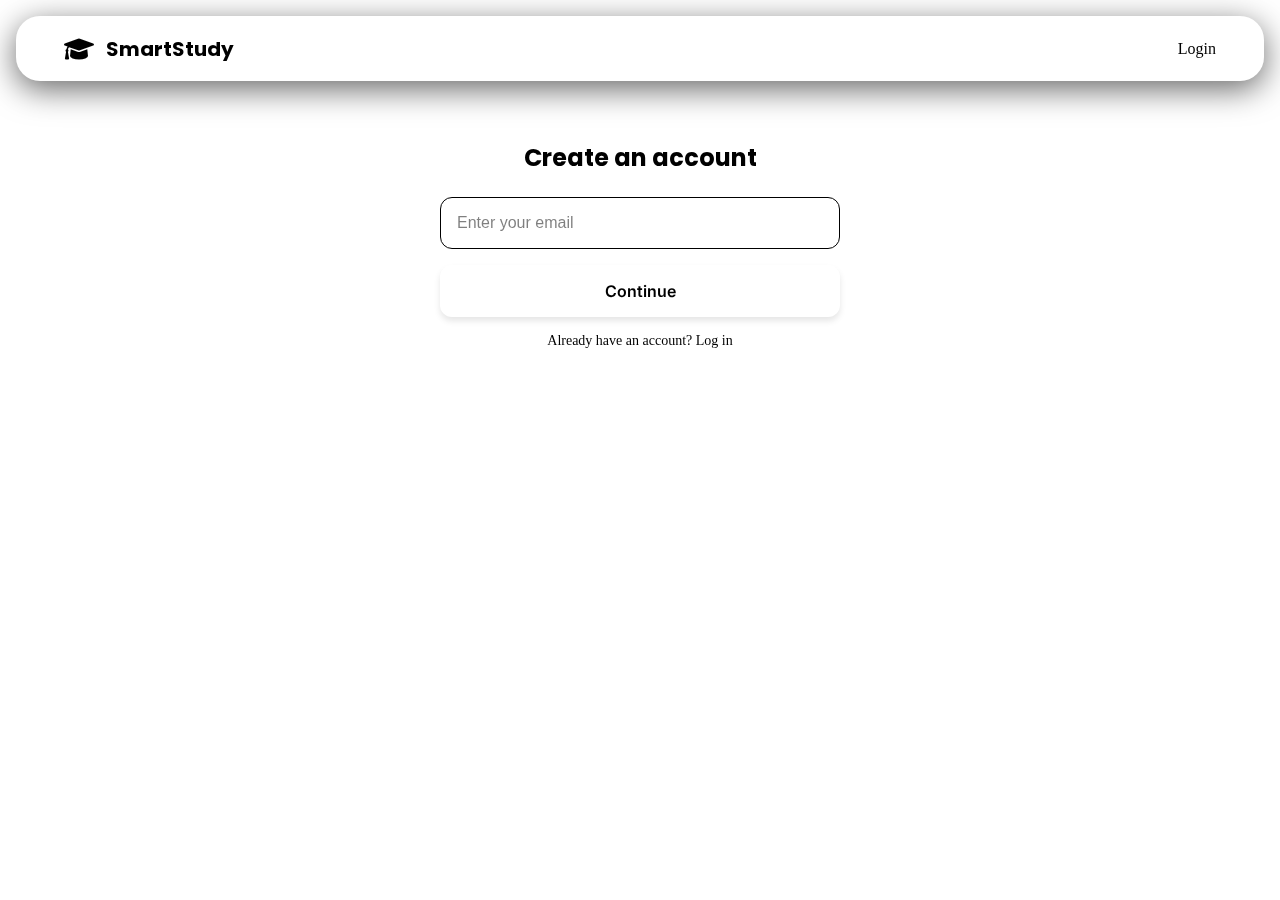
<file: register.html>
<!DOCTYPE html>
<html lang="en">
<head>
    <meta charset="UTF-8">
    <meta name="viewport" content="width=device-width, initial-scale=1.0">
    <title>Register - SmartStudy</title>
    <link rel="preconnect" href="https://fonts.googleapis.com">
    <link rel="preconnect" href="https://fonts.gstatic.com" crossorigin>
    <link href="https://fonts.googleapis.com/css2?family=Inter:wght@300;400;500;600;700&family=Poppins:wght@400;500;600;700&display=swap" rel="stylesheet">
    <link rel="stylesheet" href="assets/css/style.css">
    <link rel="stylesheet" href="https://cdnjs.cloudflare.com/ajax/libs/font-awesome/6.0.0/css/all.min.css">
    <style>
        .auth-container {
            min-height: 100vh;
            display: flex;
            align-items: flex-start;
            justify-content: center;
            padding: var(--space-4);
            padding-top: var(--space-24);
        }
        
        .auth-card {
            width: 100%;
            max-width: 400px;
            padding: var(--space-4) 0;
        }
        

        
        .auth-header {
            text-align: center;
            margin-bottom: var(--space-6);
        }
        
        .auth-title {
            font-size: var(--text-2xl);
            font-weight: var(--font-bold);
            color: var(--color-primary);
            margin-bottom: 0;
        }
        
        .form-group {
            margin-bottom: var(--space-4);
        }
        
        .form-group.half {
            width: calc(50% - var(--space-2));
            display: inline-block;
        }
        
        .form-group.half:first-child {
            margin-right: var(--space-4);
        }
        
        .form-label {
            display: block;
            font-weight: var(--font-medium);
            color: var(--color-primary);
            margin-bottom: var(--space-2);
        }
        
        .form-input, .form-select {
            width: 100%;
            padding: var(--space-4) var(--space-4);
            background: rgba(255, 255, 255, 0.05);
            border: 1px solid #000;
            border-radius: var(--radius-lg);
            color: var(--color-primary);
            font-size: var(--text-base);
            transition: all var(--transition-normal);
        }
        

        
        .form-input::placeholder {
            color: rgba(0, 0, 0, 0.5);
        }
        
        

        
        .form-select option {
            background: var(--color-primary);
            color: var(--color-white);
        }
        
        .form-footer {
            text-align: center;
            margin-top: var(--space-6);
        }
        
        .form-link {
            color: var(--color-light);
            text-decoration: none;
            transition: color var(--transition-fast);
        }
        
        .form-link:hover {
            color: var(--color-white);
        }
        
        .divider {
            display: flex;
            align-items: center;
            margin: var(--space-6) 0;
            color: var(--color-primary);
        }
        
        .divider::before,
        .divider::after {
            content: '';
            flex: 1;
            height: 1px;
            background: rgba(255, 255, 255, 0.2);
        }
        
        .divider span {
            margin: 0 var(--space-4);
            font-size: var(--text-sm);
        }
        
       

        

        
        .continue-btn {
            width: 100%;
            margin-bottom: var(--space-4);
            padding: var(--space-4) var(--space-6);
            font-size: var(--text-base);
            font-weight: var(--font-semibold);
            background: var(--color-white);
            color: var(--color-primary);
            border: none;
            border-radius: var(--radius-lg);
            transition: all var(--transition-normal);
            display: flex;
            align-items: center;
            justify-content: center;
            text-align: center;
            cursor: pointer;
            position: relative;
            z-index: 1;
        }
        
        
        
        .continue-btn:active {
            transform: translateY(0);
        }
     
        
        
        .divider {
            text-align: center;
            margin: var(--space-4) 0;
        }
        
        .divider span {
            color: var(--color-primary);
            font-size: var(--text-sm);
            font-weight: var(--font-medium);
        }
        
        .divider a {
            color: var(--color-primary);
            text-decoration: none;
        }
        
      
        
             
         
         .form-actions {
             display: flex;
             gap: var(--space-4);
             margin-top: var(--space-4);
         }
       
       
         
                  .continue-btn {
             flex: 2;
         }
         

         
         /* Loading states */
         .btn.loading {
             position: relative;
             color: transparent;
         }
         
         .btn.loading::after {
             content: '';
             position: absolute;
             top: 50%;
             left: 50%;
             width: 16px;
             height: 16px;
             margin: -8px 0 0 -8px;
             border: 2px solid transparent;
             border-top: 2px solid currentColor;
             border-radius: 50%;
             animation: spin 1s linear infinite;
         }
         
       
     </style>
</head>
<body>
    <!-- Navigation -->
    <nav class="navbar">
        <div class="nav-container">
            <a href="index.html" class="nav-brand">
                <i class="fas fa-graduation-cap"></i>
                <span>SmartStudy</span>
            </a>
            <div class=" nav-center">

            </div>
            <div class="nav-links">
               

                <a href="login.html" class="nav-link">Login</a>

            </div>

        </div>
    </nav>



    <!-- Auth Container -->
    <div class="auth-container">
        <div class="auth-card">
            <div class="auth-header">
                <h1 class="auth-title">Create an account</h1>
            </div>

            <!-- Step 1: Email Form -->
            <form id="emailForm" class="auth-form">
                <div class="form-group">
                    <input 
                        type="email" 
                        id="email" 
                        name="email" 
                        class="form-input" 
                        placeholder="Enter your email"
                        required
                    >
                </div>

                <button type="submit" class="btn btn-primary continue-btn">
                    Continue
                </button>
            </form>

            <!-- Step 2: Details Form (Hidden initially) -->
            <form id="detailsForm" class="auth-form" style="display: none;">
                <div class="form-group">
                    <input 
                        type="text" 
                        id="fullName" 
                        name="fullName" 
                        class="form-input" 
                        placeholder="Full Name"
                        required
                    >
                </div>
                
                <div class="form-group">
                    <input 
                        type="password" 
                        id="password" 
                        name="password" 
                        class="form-input" 
                        placeholder="Password"
                        required
                    >
                </div>
                
                <div class="form-group">
                    <input 
                        type="password" 
                        id="confirmPassword" 
                        name="confirmPassword" 
                        class="form-input" 
                        placeholder="Confirm Password"
                        required
                    >
                </div>
                
              

                <div class="form-actions">
                    <button type="button" class="btn btn-secondary back-btn" onclick="goBackToEmail()">
                        Back
                    </button>
                    <button type="submit" class="btn btn-primary continue-btn">
                        Create Account
                    </button>
                </div>
            </form>

            <div class="divider">
                <span>Already have an account? <a href="login.html" class="form-link">Log in</a></span>
            </div>


        </div>
    </div>

    <!-- Local Database Service -->
    <script src="assets/js/local-database.js"></script>
    <script src="assets/js/demo-data.js"></script>
    
    <script>
        console.log('Register page script loaded');
        
        // Wait for local database to be ready
        function waitForLocalDB() {
            return new Promise((resolve, reject) => {
                const maxAttempts = 50;
                let attempts = 0;
                
                const checkLocalDB = () => {
                    attempts++;
                    
                    if (typeof localDB !== 'undefined' && localDB.isInitialized) {
                        console.log('✅ Local database is ready');
                        resolve();
                    } else if (attempts >= maxAttempts) {
                        reject(new Error('Local database failed to initialize after 5 seconds'));
                    } else {
                        setTimeout(checkLocalDB, 100);
                    }
                };
                
                checkLocalDB();
            });
        }
        
        // Check if elements exist
        const emailFormElement = document.getElementById('emailForm');
        const detailsFormElement = document.getElementById('detailsForm');
        const emailInput = document.getElementById('email');
        
        console.log('Email form element:', emailFormElement);
        console.log('Details form element:', detailsFormElement);
        console.log('Email input element:', emailInput);
        
        // Password strength checker (only when details form is visible)
        function setupPasswordStrengthChecker() {
            const passwordInput = document.getElementById('password');
            if (passwordInput) {
                passwordInput.addEventListener('input', function() {
                    const password = this.value;
                    console.log('Password input:', password);
                    
                    // Simple password validation
                    if (password.length < 6) {
                        this.setCustomValidity('Password must be at least 6 characters');
                    } else {
                        this.setCustomValidity('');
                    }
                });
            }
        }

        



        // Step 1: Email form submission - Show details form
        const emailForm = document.getElementById('emailForm');
        console.log('Email form found:', emailForm);
        
        if (emailForm) {
            emailForm.addEventListener('submit', function(e) {
                e.preventDefault();
                console.log('Email form submitted - event triggered');
                
                const email = document.getElementById('email').value;
                console.log('Email value:', email);
                
                if (!email) {
                    alert('Please enter your email address');
                    return;
                }
                
                // Store email for later use
                localStorage.setItem('pendingEmail', email);
                console.log('Email stored in localStorage');
                
                // Hide email form and show details form
                const emailFormElement = document.getElementById('emailForm');
                const detailsFormElement = document.getElementById('detailsForm');
                
                console.log('Email form element:', emailFormElement);
                console.log('Details form element:', detailsFormElement);
                
                if (emailFormElement && detailsFormElement) {
                    emailFormElement.style.display = 'none';
                    detailsFormElement.style.display = 'block';
                    console.log('Forms switched successfully');
                    
                    // Update the auth title
                    const authTitle = document.querySelector('.auth-title');
                    if (authTitle) {
                        authTitle.textContent = 'Complete your account';
                        console.log('Title updated');
                    }
                    
                    // Setup password strength checker for the now-visible form
                    setupPasswordStrengthChecker();
                } else {
                    console.error('Could not find form elements');
                }
            });
            
            console.log('Email form event listener attached');
        } else {
            console.error('Email form not found');
        }
        
        // Also add a direct click handler for the continue button as backup
        const continueBtn = document.querySelector('.continue-btn');
        console.log('Continue button found:', continueBtn);
        
        if (continueBtn) {
            continueBtn.addEventListener('click', function(e) {
                e.preventDefault();
                console.log('Continue button clicked directly');
                
                const email = document.getElementById('email').value;
                console.log('Email from button click:', email);
                
                if (!email) {
                    alert('Please enter your email address');
                    return;
                }
                
                // Store email for later use
                localStorage.setItem('pendingEmail', email);
                console.log('Email stored from button click');
                
                // Hide email form and show details form
                const emailFormEl = document.getElementById('emailForm');
                const detailsFormEl = document.getElementById('detailsForm');
                
                if (emailFormEl && detailsFormEl) {
                    emailFormEl.style.display = 'none';
                    detailsFormEl.style.display = 'block';
                    console.log('Forms switched from button click');
                    
                    // Update the auth title
                    const authTitle = document.querySelector('.auth-title');
                    if (authTitle) {
                        authTitle.textContent = 'Complete your account';
                    }
                    
                    // Setup password strength checker
                    setupPasswordStrengthChecker();
                }
            });
            
            console.log('Continue button event listener attached');
        } else {
            console.error('Continue button not found');
        }

        // Step 2: Details form submission - Create account
        document.getElementById('detailsForm').addEventListener('submit', async function(e) {
            e.preventDefault();
            console.log('Details form submitted');
            
            const email = localStorage.getItem('pendingEmail');
                            const fullName = document.getElementById('fullName').value;
                const password = document.getElementById('password').value;
                const confirmPassword = document.getElementById('confirmPassword').value;
            
            // Validation
            if (!email || !fullName || !password || !confirmPassword) {
                alert('Please fill in all fields');
                return;
            }
            
            if (password !== confirmPassword) {
                alert('Passwords do not match');
                return;
            }
            
            if (password.length < 6) {
                alert('Password must be at least 6 characters long');
                return;
            }
            
            // Show loading state
            const submitBtn = this.querySelector('button[type="submit"]');
            const originalText = submitBtn.textContent;
            submitBtn.disabled = true;
            submitBtn.textContent = 'Creating Account...';
            
            try {
                // Create user data object with default values
                const userData = {
                    email: email,
                    fullName: fullName,
                    provider: 'email',
                    registrationMethod: 'email-first',
                    createdAt: new Date().toISOString(),
                    lastLogin: new Date().toISOString(),
                    settings: {
                        theme: 'light',
                        notifications: true,
                        emailUpdates: true,
                        studyReminders: true
                    },
                    progress: {
                        overallProgress: 0,
                        weeklyGoal: 10, // hours
                        monthlyGoal: 40, // hours
                        currentStreak: 0,
                        longestStreak: 0
                    }
                };
                
                console.log('Creating local account with default data:', userData);
                
                // Create user account in local database
                console.log('Creating local user account...');
                const result = await localAuth.registerUser(email, password, userData);
                
                if (result.success) {
                    console.log('Local user account created successfully:', result.user.id);
                    
                    // Store user data for dashboard
                    const completeUserData = {
                        uid: result.user.id,
                        email: email,
                        fullName: fullName,
                        provider: 'email',
                        registrationMethod: 'email-first'
                    };
                    
                    localStorage.setItem('pendingUser', JSON.stringify(completeUserData));
                    localStorage.removeItem('pendingEmail'); // Clean up
                    
                    // Show success message
                    alert('Account created successfully! Redirecting to dashboard...');
                    
                    // Redirect to dashboard
                    window.location.href = 'dashboard.html';
                } else {
                    throw new Error(result.error);
                }
            } catch (error) {
                console.error('Registration error:', error);
                alert('Account creation failed: ' + error.message);
                submitBtn.disabled = false;
                submitBtn.textContent = originalText;
            }
        });


         
         // Function to go back to email form
         function goBackToEmail() {
             document.getElementById('detailsForm').style.display = 'none';
             document.getElementById('emailForm').style.display = 'block';
             document.querySelector('.auth-title').textContent = 'Create an account';
             localStorage.removeItem('pendingEmail');
         }
         
         

         // Theme toggle functionality
         const themeToggle = document.getElementById('themeToggle');
         
         function toggleTheme() {
             const currentTheme = document.documentElement.getAttribute('data-theme') || 'dark';
             const newTheme = currentTheme === 'dark' ? 'light' : 'dark';
             
             document.documentElement.setAttribute('data-theme', newTheme);
             localStorage.setItem('theme', newTheme);
             
             // Update theme toggle icons
             updateThemeIcon(newTheme);
         }
         
         function updateThemeIcon(theme) {
             const icon = theme === 'dark' ? 'fa-sun' : 'fa-moon';
             if (themeToggle) {
                 themeToggle.innerHTML = `<i class="fas ${icon}></i>`;
             }
             if (mobileThemeToggle) {
                 mobileThemeToggle.innerHTML = `<i class="fas ${icon}></i><span>Toggle Theme</span>`;
             }
         }
         
         if (themeToggle) {
             themeToggle.addEventListener('click', toggleTheme);
         }
         
         // Mobile theme toggle
         mobileThemeToggle.addEventListener('click', () => {
             toggleTheme();
         });
         
         // Load saved theme on page load
         document.addEventListener('DOMContentLoaded', function() {
             const savedTheme = localStorage.getItem('theme') || 'dark';
             document.documentElement.setAttribute('data-theme', savedTheme);
             updateThemeIcon(savedTheme);
         });

         
         
         // Test local database function
         window.testLocalDB = async function() {
             console.log('🧪 Testing local database in register page...');
             try {
                 await waitForLocalDB();
                 console.log('✅ Local database is ready');
                 console.log('✅ Database available:', typeof localDB);
                 console.log('✅ Auth available:', typeof localAuth);
                 
                 // Test creating a test user document
                 const testData = {
                     test: true,
                     timestamp: new Date().toISOString(),
                     message: 'Test from register page'
                 };
                 
                 const result = localDB.addDocument('test_users', testData);
                 
                 if (result.success) {
                     console.log('✅ Test document created:', result.id);
                 } else {
                     console.error('❌ Test failed:', result.error);
                 }
                 
             } catch (error) {
                 console.error('❌ Test failed:', error);
             }
         };
         
         console.log('🔧 testLocalDB() function is now available in console');
     </script>
</body>
</html>
</file>
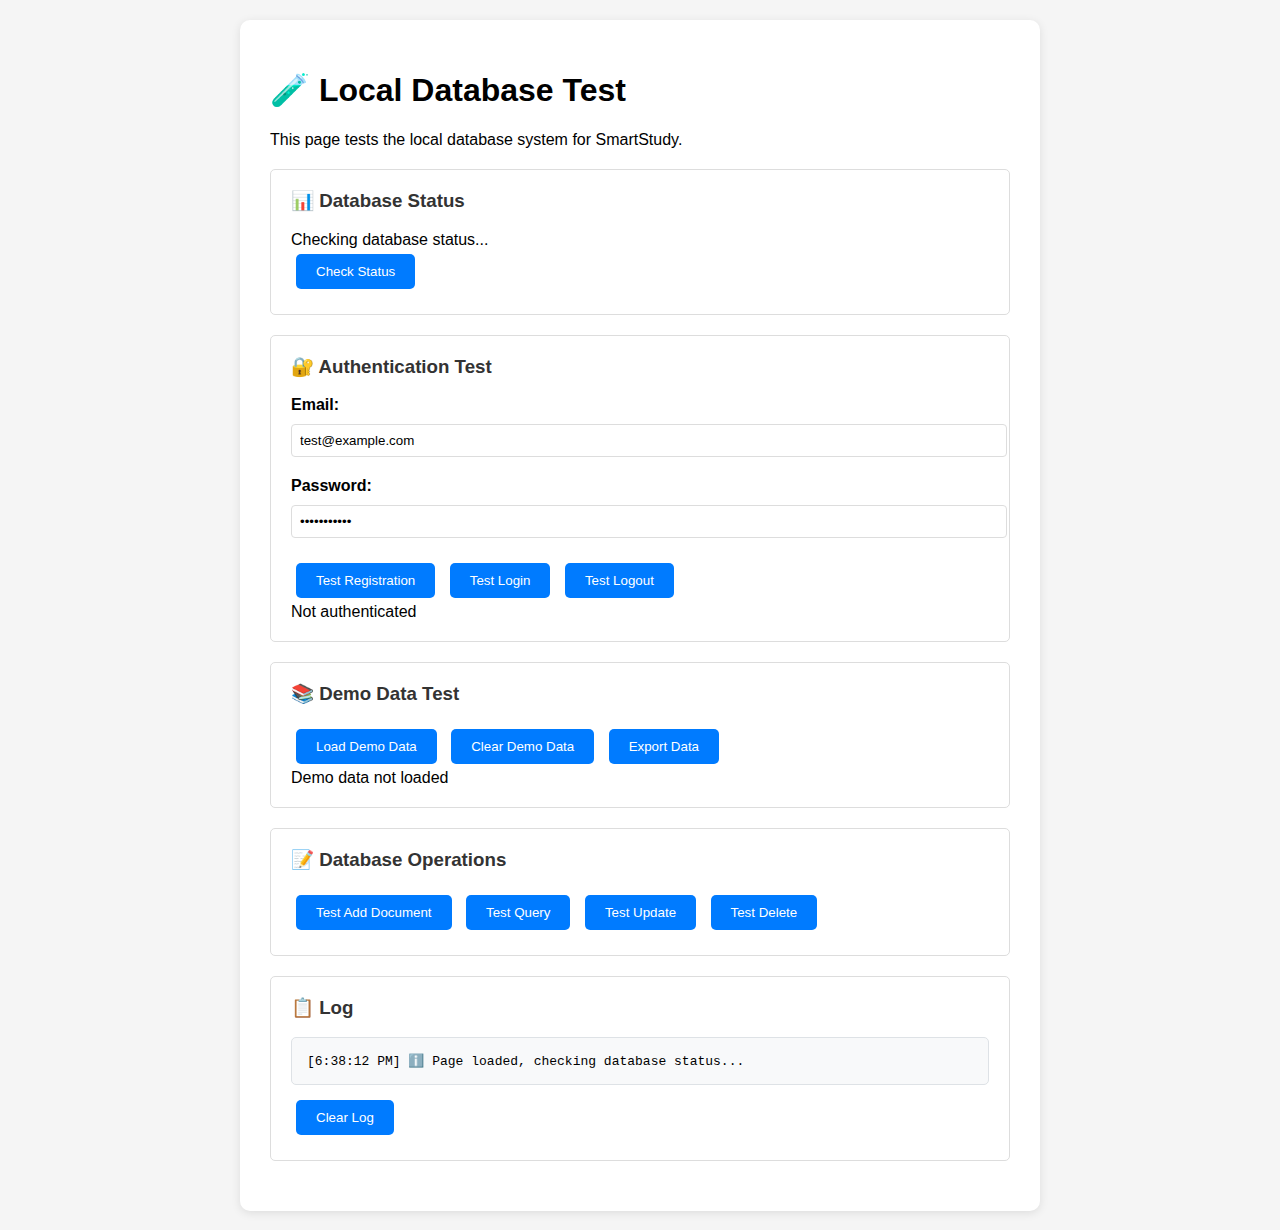
<file: test-local-db.html>
<!DOCTYPE html>
<html lang="en">
<head>
    <meta charset="UTF-8">
    <meta name="viewport" content="width=device-width, initial-scale=1.0">
    <title>Local Database Test - SmartStudy</title>
    <style>
        body {
            font-family: Arial, sans-serif;
            max-width: 800px;
            margin: 0 auto;
            padding: 20px;
            background: #f5f5f5;
        }
        .container {
            background: white;
            padding: 30px;
            border-radius: 10px;
            box-shadow: 0 2px 10px rgba(0,0,0,0.1);
        }
        .test-section {
            margin: 20px 0;
            padding: 20px;
            border: 1px solid #ddd;
            border-radius: 5px;
        }
        .test-section h3 {
            margin-top: 0;
            color: #333;
        }
        button {
            background: #007bff;
            color: white;
            border: none;
            padding: 10px 20px;
            border-radius: 5px;
            cursor: pointer;
            margin: 5px;
        }
        button:hover {
            background: #0056b3;
        }
        .success { color: #28a745; }
        .error { color: #dc3545; }
        .info { color: #17a2b8; }
        .log {
            background: #f8f9fa;
            border: 1px solid #dee2e6;
            border-radius: 5px;
            padding: 15px;
            margin: 10px 0;
            font-family: monospace;
            white-space: pre-wrap;
            max-height: 300px;
            overflow-y: auto;
        }
        input {
            width: 100%;
            padding: 8px;
            margin: 5px 0;
            border: 1px solid #ddd;
            border-radius: 4px;
        }
        .form-group {
            margin: 15px 0;
        }
        label {
            display: block;
            margin-bottom: 5px;
            font-weight: bold;
        }
    </style>
</head>
<body>
    <div class="container">
        <h1>🧪 Local Database Test</h1>
        <p>This page tests the local database system for SmartStudy.</p>

        <div class="test-section">
            <h3>📊 Database Status</h3>
            <div id="dbStatus">Checking database status...</div>
            <button onclick="checkDBStatus()">Check Status</button>
        </div>

        <div class="test-section">
            <h3>🔐 Authentication Test</h3>
            <div class="form-group">
                <label for="testEmail">Email:</label>
                <input type="email" id="testEmail" placeholder="test@example.com" value="test@example.com">
            </div>
            <div class="form-group">
                <label for="testPassword">Password:</label>
                <input type="password" id="testPassword" placeholder="password123" value="password123">
            </div>
            <button onclick="testRegistration()">Test Registration</button>
            <button onclick="testLogin()">Test Login</button>
            <button onclick="testLogout()">Test Logout</button>
            <div id="authStatus">Not authenticated</div>
        </div>

        <div class="test-section">
            <h3>📚 Demo Data Test</h3>
            <button onclick="loadDemoData()">Load Demo Data</button>
            <button onclick="clearDemoData()">Clear Demo Data</button>
            <button onclick="exportData()">Export Data</button>
            <div id="demoStatus">Demo data not loaded</div>
        </div>

        <div class="test-section">
            <h3>📝 Database Operations</h3>
            <button onclick="testAddDocument()">Test Add Document</button>
            <button onclick="testQuery()">Test Query</button>
            <button onclick="testUpdate()">Test Update</button>
            <button onclick="testDelete()">Test Delete</button>
        </div>

        <div class="test-section">
            <h3>📋 Log</h3>
            <div id="log" class="log"></div>
            <button onclick="clearLog()">Clear Log</button>
        </div>
    </div>

    <!-- Local Database Services -->
    <script src="assets/js/local-database.js"></script>
    <script src="assets/js/demo-data.js"></script>


    <script>
        // Logging function
        function log(message, type = 'info') {
            const logDiv = document.getElementById('log');
            const timestamp = new Date().toLocaleTimeString();
            const prefix = type === 'success' ? '✅' : type === 'error' ? '❌' : 'ℹ️';
            logDiv.textContent += `[${timestamp}] ${prefix} ${message}\n`;
            logDiv.scrollTop = logDiv.scrollHeight;
            console.log(message);
        }

        // Check database status
        function checkDBStatus() {
            const statusDiv = document.getElementById('dbStatus');
            if (typeof localDB !== 'undefined' && localDB.isInitialized) {
                statusDiv.innerHTML = '<span class="success">✅ Database initialized successfully</span>';
                log('Database status: Initialized', 'success');
                
                // Show collections info
                const collections = ['users', 'courses', 'enrollments', 'notebooks', 'quizResults', 'courseProgress', 'settings'];
                let totalDocs = 0;
                collections.forEach(col => {
                    const count = localDB.getCollection(col).length;
                    totalDocs += count;
                });
                
                statusDiv.innerHTML += `<br><br>Collections: ${collections.length}<br>Total Documents: ${totalDocs}`;
            } else {
                statusDiv.innerHTML = '<span class="error">❌ Database not initialized</span>';
                log('Database status: Not initialized', 'error');
            }
        }

        // Test registration
        async function testRegistration() {
            try {
                const email = document.getElementById('testEmail').value;
                const password = document.getElementById('testPassword').value;
                
                if (!email || !password) {
                    alert('Please enter email and password');
                    return;
                }

                log(`Testing registration for: ${email}`, 'info');
                
                const userData = {
                    fullName: 'Test User',
                    provider: 'email',
                    registrationMethod: 'test'
                };

                const result = await localAuth.registerUser(email, password, userData);
                
                if (result.success) {
                    log(`Registration successful! User ID: ${result.user.id}`, 'success');
                    document.getElementById('authStatus').innerHTML = `<span class="success">✅ Registered: ${result.user.email}</span>`;
                } else {
                    log(`Registration failed: ${result.error}`, 'error');
                    document.getElementById('authStatus').innerHTML = `<span class="error">❌ Registration failed: ${result.error}</span>`;
                }
            } catch (error) {
                log(`Registration error: ${error.message}`, 'error');
            }
        }

        // Test login
        async function testLogin() {
            try {
                const email = document.getElementById('testEmail').value;
                const password = document.getElementById('testPassword').value;
                
                log(`Testing login for: ${email}`, 'info');
                
                const result = await localAuth.loginUser(email, password);
                
                if (result.success) {
                    log(`Login successful! User ID: ${result.user.id}`, 'success');
                    document.getElementById('authStatus').innerHTML = `<span class="success">✅ Logged in: ${result.user.email}</span>`;
                } else {
                    log(`Login failed: ${result.error}`, 'error');
                    document.getElementById('authStatus').innerHTML = `<span class="error">❌ Login failed: ${result.error}</span>`;
                }
            } catch (error) {
                log(`Login error: ${error.message}`, 'error');
            }
        }

        // Test logout
        function testLogout() {
            try {
                const result = localAuth.logout();
                if (result.success) {
                    log('Logout successful', 'success');
                    document.getElementById('authStatus').innerHTML = '<span class="info">ℹ️ Not authenticated</span>';
                } else {
                    log(`Logout failed: ${result.error}`, 'error');
                }
            } catch (error) {
                log(`Logout error: ${error.message}`, 'error');
            }
        }

        // Load demo data
        async function loadDemoData() {
            try {
                if (typeof demoDataService !== 'undefined') {
                    await demoDataService.initializeDemoData();
                    log('Demo data loaded successfully', 'success');
                    document.getElementById('demoStatus').innerHTML = '<span class="success">✅ Demo data loaded</span>';
                    checkDBStatus(); // Refresh status
                } else {
                    log('Demo data service not available', 'error');
                }
            } catch (error) {
                log(`Demo data error: ${error.message}`, 'error');
            }
        }

        // Clear demo data
        function clearDemoData() {
            try {
                if (typeof localDB !== 'undefined') {
                    localDB.clearDatabase();
                    log('Demo data cleared', 'success');
                    document.getElementById('demoStatus').innerHTML = '<span class="info">ℹ️ Demo data cleared</span>';
                    checkDBStatus(); // Refresh status
                }
            } catch (error) {
                log(`Clear data error: ${error.message}`, 'error');
            }
        }

        // Export data
        function exportData() {
            try {
                if (typeof localDB !== 'undefined') {
                    const result = localDB.exportDatabase();
                    if (result.success) {
                        const dataStr = JSON.stringify(result.data, null, 2);
                        const blob = new Blob([dataStr], { type: 'application/json' });
                        const link = document.createElement('a');
                        link.href = URL.createObjectURL(blob);
                        link.download = `smartstudy_test_${new Date().toISOString().split('T')[0]}.json`;
                        link.click();
                        log('Data exported successfully', 'success');
                    } else {
                        log(`Export failed: ${result.error}`, 'error');
                    }
                }
            } catch (error) {
                log(`Export error: ${error.message}`, 'error');
            }
        }

        // Test database operations
        function testAddDocument() {
            try {
                const testDoc = {
                    test: true,
                    message: 'Test document',
                    timestamp: new Date().toISOString()
                };
                
                const result = localDB.addDocument('test_collection', testDoc);
                
                if (result.success) {
                    log(`Document added successfully! ID: ${result.id}`, 'success');
                } else {
                    log(`Add document failed: ${result.error}`, 'error');
                }
            } catch (error) {
                log(`Add document error: ${error.message}`, 'error');
            }
        }

        function testQuery() {
            try {
                const docs = localDB.queryCollection('test_collection', { test: true });
                log(`Query returned ${docs.length} documents`, 'success');
                console.log('Query results:', docs);
            } catch (error) {
                log(`Query error: ${error.message}`, 'error');
            }
        }

        function testUpdate() {
            try {
                const docs = localDB.getCollection('test_collection');
                if (docs.length > 0) {
                    const doc = docs[0];
                    const result = localDB.updateDocument('test_collection', doc.id, { updated: true });
                    
                    if (result.success) {
                        log(`Document updated successfully!`, 'success');
                    } else {
                        log(`Update failed: ${result.error}`, 'error');
                    }
                } else {
                    log('No documents to update', 'info');
                }
            } catch (error) {
                log(`Update error: ${error.message}`, 'error');
            }
        }

        function testDelete() {
            try {
                const docs = localDB.getCollection('test_collection');
                if (docs.length > 0) {
                    const doc = docs[0];
                    const result = localDB.deleteDocument('test_collection', doc.id);
                    
                    if (result.success) {
                        log(`Document deleted successfully!`, 'success');
                    } else {
                        log(`Delete failed: ${result.error}`, 'error');
                    }
                } else {
                    log('No documents to delete', 'info');
                }
            } catch (error) {
                log(`Delete error: ${error.message}`, 'error');
            }
        }

        // Clear log
        function clearLog() {
            document.getElementById('log').textContent = '';
        }

        // Initialize page
        document.addEventListener('DOMContentLoaded', function() {
            log('Page loaded, checking database status...', 'info');
            
            // Wait a moment for services to initialize
            setTimeout(() => {
                checkDBStatus();
            }, 1000);
        });
    </script>
</body>
</html>
</file>
<file: assets/css/style.css>
/* =============================================================================
   CSS VARIABLES - DESIGN SYSTEM
   ============================================================================= */

:root {
  /* Colors - Light Theme Only */
  --color-primary: #000000;
  --color-secondary: #333333;
  --color-tertiary: #666666;
  --color-muted: #999999;
  --color-light: #cccccc;
  --color-lighter: #e5e5e5;
  --color-lightest: #f5f5f5;
  --color-white: #ffffff;
  
  /* Background Colors */
  --bg-primary: #ffffff;
  --bg-secondary: #f8f9fa;
  --bg-card: rgba(0, 0, 0, 0.05);
  --bg-glass: rgba(0, 0, 0, 0.1);
  --bg-glass-dark: rgba(255, 255, 255, 0.1);
  --bg-overlay: rgba(255, 255, 255, 0.5);
  
  /* Glass Morphism Effects */
  --glass-bg: rgba(0, 0, 0, 0.08);
  --glass-border: rgba(0, 0, 0, 0.12);
  --glass-shadow: 0 8px 32px rgba(0, 0, 0, 0.15);
  
  /* Typography */
  --font-primary: 'Inter', -apple-system, BlinkMacSystemFont, 'Segoe UI', sans-serif;
  --font-secondary: 'Poppins', -apple-system, BlinkMacSystemFont, 'Segoe UI', sans-serif;
  
  /* Font Sizes */
  --text-xs: 0.75rem;     /* 12px */
  --text-sm: 0.875rem;    /* 14px */
  --text-base: 1rem;      /* 16px */
  --text-lg: 1.125rem;    /* 18px */
  --text-xl: 1.25rem;     /* 20px */
  --text-2xl: 1.5rem;     /* 24px */
  --text-3xl: 1.875rem;   /* 30px */
  --text-4xl: 2.25rem;    /* 36px */
  --text-5xl: 3rem;       /* 48px */
  --text-6xl: 3.75rem;    /* 60px */
  --text-7xl: 4.5rem;     /* 72px */
  --text-8xl: 6rem;       /* 96px */
  
  /* Font Weights */
  --font-light: 300;
  --font-normal: 400;
  --font-medium: 500;
  --font-semibold: 600;
  --font-bold: 700;
  
  /* Spacing */
  --space-1: 0.01rem;    
  --space-2: 0.5rem;      /* 8px */
  --space-3: 0.75rem;     /* 12px */
  --space-4: 1rem;        /* 16px */
  --space-5: 1.25rem;     /* 20px */
  --space-6: 1.5rem;      /* 24px */
  --space-8: 2rem;        /* 32px */
  --space-10: 2.5rem;     /* 40px */
  --space-12: 3rem;       /* 48px */
  --space-16: 4rem;       /* 64px */
  --space-20: 5rem;       /* 80px */
  --space-24: 8rem;       /* 96px */
  
  /* Border Radius */
  --radius-sm: 0.25rem;   /* 4px */
  --radius-md: 0.5rem;    /* 8px */
  --radius-lg: 0.75rem;   /* 12px */
  --radius-xl: 1rem;      /* 16px */
  --radius-2xl: 1.5rem;   /* 24px */
  --radius-full: 9999px;
  
  /* Shadows */
  --shadow-sm: 0 1px 2px rgba(0, 0, 0, 0.05);
  --shadow-md: 0 4px 6px rgba(0, 0, 0, 0.1);
  --shadow-lg: 0 10px 15px rgba(0, 0, 0, 0.1);
  --shadow-xl: 0 20px 25px rgba(0, 0, 0, 0.1);
  --shadow-2xl: 0 25px 50px rgba(0, 0, 0, 0.25);
  

  
  /* Layout */
  --container-max-width: 1200px;
  --navbar-height: 65px;
}

/* Base body styling */
body {
  background: var(--bg-primary);
  color: var(--color-primary);
}

/* =============================================================================
   RESET & BASE STYLES
   ============================================================================= */

* {
  margin: 0;
  padding: 0;
  box-sizing: border-box;
}

/* Improve scroll performance */
*, *::before, *::after {
  backface-visibility: hidden;
  -webkit-backface-visibility: hidden;
}

html {
  scroll-behavior: smooth;
  scroll-padding-top: var(--navbar-height);
}

/* Remove background pattern for pure black */

/* =============================================================================
   TYPOGRAPHY
   ============================================================================= */

h1, h2, h3, h4, h5, h6 {
  font-family: var(--font-secondary);
  font-weight: var(--font-semibold);
  line-height: 1.2;
  margin-bottom: var(--space-4);
}

h1 { font-size: var(--text-5xl); }
h2 { font-size: var(--text-4xl); }
h3 { font-size: var(--text-3xl); }
h4 { font-size: var(--text-2xl); }
h5 { font-size: var(--text-xl); }
h6 { font-size: var(--text-lg); }

p {
  margin-bottom: var(--space-4);
  color: var(--color-secondary);
}






/* =============================================================================
   ENHANCED FORM STYLES
   ============================================================================= */

.form-group {
  margin-bottom: var(--space-6);
  position: relative;
}

.form-label {
  display: block;
  margin-bottom: var(--space-2);
  font-weight: var(--font-medium);
  color: var(--color-primary);
  font-size: var(--text-sm);
}

.form-input,
.form-textarea,
.form-select {
  width: 100%;
  padding: var(--space-4);
  background: var(--glass-bg);
  border: 1px solid var(--glass-border);
  border-radius: var(--radius-md); /* Changed from --border-radius to --radius-md */
  color: var(--color-primary);
  font-size: var(--text-base);
  backdrop-filter: blur(20px);
}

.form-input:focus,
.form-textarea:focus,
.form-select:focus {
  outline: none;
  border-color: var(--color-primary);
  box-shadow: 0 0 0 3px rgba(99, 102, 241, 0.1);
  background: rgba(255, 255, 255, 0.05);
}

.form-input::placeholder,
.form-textarea::placeholder {
  color: var(--color-muted);
}

.form-textarea {
  min-height: 120px;
  resize: vertical;
}

.form-select {
  cursor: pointer;
  background-image: url("data:image/svg+xml,%3csvg xmlns='http://www.w3.org/2000/svg' fill='none' viewBox='0 0 20 20'%3e%3cpath stroke='%236b7280' stroke-linecap='round' stroke-linejoin='round' stroke-width='1.5' d='m6 8 4 4 4-4'/%3e%3c/svg%3e");
  background-position: right 12px center;
  background-repeat: no-repeat;
  background-size: 16px;
  padding-right: 40px;
}

.form-checkbox {
  display: flex;
  align-items: center;
  gap: var(--space-3);
  cursor: pointer;
}

.form-checkbox input[type="checkbox"] {
  width: 18px;
  height: 18px;
  accent-color: var(--color-primary);
}

.form-radio {
  display: flex;
  align-items: center;
  gap: var(--space-3);
  cursor: pointer;
}

.form-radio input[type="radio"] {
  width: 18px;
  height: 18px;
  accent-color: var(--color-primary);
}

/* Field error states */
.field-error {
  color: #ff4444;
  font-size: var(--text-sm);
  margin-top: var(--space-2);
}

.form-input.error,
.form-textarea.error,
.form-select.error {
  border-color: #ff4444;
  box-shadow: 0 0 0 3px rgba(255, 68, 68, 0.1);
}

/* Form validation icons */
.form-input-wrapper {
  position: relative;
}

.form-input-wrapper .validation-icon {
  position: absolute;
  right: var(--space-4);
  top: 50%;
  transform: translateY(-50%);
  color: var(--color-success);
  opacity: 0;
}

.form-input-wrapper.valid .validation-icon {
  opacity: 1;
}

/* =============================================================================
   TOAST NOTIFICATIONS
   ============================================================================= */

.toast {
  position: fixed;
  top: 20px;
  right: 20px;
  background: var(--glass-bg);
  backdrop-filter: blur(20px);
  border: 1px solid var(--glass-border);
  border-radius: var(--radius-md); /* Changed from --border-radius to --radius-md */
  padding: 1rem 1.5rem;
  color: var(--color-primary);
  z-index: 10000;
  display: flex;
  align-items: center;
  gap: 1rem;
  min-width: 300px;
  box-shadow: 0 8px 32px rgba(0, 0, 0, 0.3);
  transform: translateX(400px);
}

.toast.show {
  transform: translateX(0);
}

.toast-content {
  display: flex;
  align-items: center;
  gap: var(--space-3);
  flex: 1;
}

.toast-close {
  background: none;
  border: none;
  color: var(--color-muted);
  cursor: pointer;
  padding: var(--space-1);
  border-radius: var(--radius-md); /* Changed from --border-radius to --radius-md */
}



.toast-success {
  border-left: 4px solid var(--color-success);
}

.toast-error {
  border-left: 4px solid #ff4444;
}

.toast-warning {
  border-left: 4px solid #f59e0b;
}

.toast-info {
  border-left: 4px solid var(--color-primary);
}

/* =============================================================================
   ENHANCED BUTTON EFFECTS
   ============================================================================= */

.btn {
  position: relative;
  overflow: hidden;
  cursor: pointer;
}



/* Enhanced button states */
.btn:active {
  transform: translateY(1px);
}

.btn:disabled {
  opacity: 0.6;
  cursor: not-allowed;
  transform: none;
}

.btn-loading {
  position: relative;
  color: transparent;
}



/* =============================================================================
   GLASS MORPHISM COMPONENTS
   ============================================================================= */

.glass-card {
  background: var(--glass-bg);
  backdrop-filter: var(--glass-blur);
  -webkit-backdrop-filter: var(--glass-blur);
  border: 1px solid var(--glass-border);
  border-radius: var(--radius-xl);
  box-shadow: var(--glass-shadow);
  will-change: transform, box-shadow, background;
  transform: translateZ(0);
}



/* =============================================================================
   BUTTONS
   ============================================================================= */

.btn {
  display: inline-flex;
  align-items: center;
  gap: var(--space-2);
  padding: var(--space-3) var(--space-6);
  font-family: var(--font-primary);
  font-size: var(--text-base);
  font-weight: var(--font-medium);
  text-decoration: none;
  border: none;
  border-radius: var(--radius-lg);
  cursor: pointer;
  position: relative;
  overflow: hidden;
}

.btn::before {
  content: '';
  position: absolute;
  top: 0;
  left: -100%;
  width: 100%;
  height: 100%;
  background: linear-gradient(90deg, var(--color-black), rgba(255, 255, 255, 0.2), var(--color-black));
}



.btn-primary {
  background: var(--color-primary);
  color: var(--color-white);
  box-shadow: var(--shadow-md);
  padding: 5px;
  border-radius: var(--radius-md);
}



.btn-secondary {
  background: transparent;
  color: var(--color-primary);
  border: 1px solid var(--color-secondary);
}

/* Button styles */
.btn-primary {
  background: var(--color-primary);
  color: var(--color-white);
}



.btn-secondary {
  color: var(--color-primary);
  align-items: center;
  padding: 0.75rem 1.5rem;
  border-radius: 8px;
  text-decoration: none;
  justify-content: center;
    text-align: center;
    appearance: auto;
  border-color: var(--color-secondary);
  height: 46px;
  width: 100px;
  border-radius: var(--radius-md);
}



.btn-large {
  padding: var(--space-4) var(--space-8);
  font-size: var(--text-lg);
}

/* =============================================================================
   NAVIGATION
   ============================================================================= */

.navbar {
  position: fixed;
  top: var(--space-4);
  left: var(--space-4);
  right: var(--space-4);
  height: var(--navbar-height);
  background: rgba(255, 255, 255, 0.08);
  backdrop-filter: blur(20px);
  
  border: 1px solid rgba(255, 255, 255, 0.12);
  border-radius: var(--radius-2xl);
  box-shadow: 0 8px 32px rgba(0, 0, 0, 0.6);
  z-index: 1000;

}

 

.nav-container {
  max-width: var(--container-max-width);
  margin: 0 auto;
  padding: 0 var(--space-6);
  height: 100%;
  display: flex;
  align-items: center;
  justify-content: space-between;
}

.nav-brand {
  display: flex;
  align-items: center;
  gap: var(--space-3);
  font-family: var(--font-secondary);
  font-size: var(--text-xl);
  font-weight: var(--font-bold);
  color: var(--color-primary);
  text-decoration: none;
}



.nav-brand i {
  font-size: var(--text-2xl);
}

.nav-center {
  display: flex;
  align-items: center;
  gap: var(--space-8);
  position: absolute;
  left: 50%;
  transform: translateX(-50%);
}

.nav-center .nav-link {
  color: var(--color-primary);
  text-decoration: none;
  font-weight: var(--font-medium);
  padding: var(--space-2) var(--space-3);
  border-radius: var(--radius-md);
}



.nav-links {
  display: flex;
  align-items: center;
  gap: var(--space-6);
  
}

.nav-link {
  color: var(--color-primary);
  text-decoration: none;
  font-weight: var(--font-medium);
}





.nav-links .btn-primary {
  padding: var(--space-2) var(--space-4);
  font-size: var(--text-sm);
  background: var(--color-primary);
  color: var(--bg-primary);
  border: none;
  border-radius: var(--radius-md);
  text-decoration: none;
  font-weight: var(--font-semibold);
  box-shadow: 0 2px 8px rgba(0, 0, 0, 0.3);
}



/* =============================================================================
   HERO SECTION
   ============================================================================= */

.hero {
  min-height: calc(100vh - var(--navbar-height) - var(--space-8));
  display: flex;
  align-items: center;
  position: relative;
  margin-top: calc(-1 * (var(--navbar-height) + var(--space-8)));
  padding-top: calc(var(--navbar-height) + var(--space-24));
  padding-bottom: var(--space-1);
}

.hero-container {
  max-width: var(--container-max-width);
  margin: 0 auto;
  padding: 0 var(--space-6);
  text-align: center;
} 

.hero-content {
  max-width: 900px;
  margin: 0 auto;
  padding: var(--space-20) var(--space-12);
  position: relative;
}

.hero-title {
  font-size: var(--text-8xl);
  font-weight: var(--font-bold);
  margin-bottom: var(--space-8);
  line-height: 1.05;
  letter-spacing: -0.02em;
  color: var(--color-primary);
  text-shadow: 0 4px 20px rgba(0, 0, 0, 0.3);
}

.hero-subtitle {
  font-size: var(--text-lg);
  color: var(--color-primary);
  font-weight: var(--font-normal);
  margin-bottom: var(--space-6);
  max-width: 600px;
  margin-left: auto;
  margin-right: auto;
  line-height: 1.4;
  opacity: 0.9;
}

.hero-buttons {
  display: flex;
  gap: var(--space-4);
  justify-content: center;
  flex-wrap: wrap;
  margin-top: var(--space-6);
}

.hero-buttons .btn {
  padding: var(--space-3) var(--space-6);
  font-size: var(--text-base);
  font-weight: var(--font-semibold);
  min-width: 140px;
  box-shadow: 0 8px 25px rgba(0, 0, 0, 0.3);
}

.hero-buttons .btn-primary {
  background: var(--color-primary);
  color: var(--bg-primary);
  transform: translateY(0);
}



.hero-buttons .btn-secondary {
  background: transparent;
  color: var(--color-primary);
  border: 2px solid rgba(255, 255, 255, 0.3);
  backdrop-filter: blur(10px);
  -webkit-backdrop-filter: blur(10px);
}







/* =============================================================================
   STATS SECTION
   ============================================================================= */

.stats {
  padding: var(--space-10) 0;
  position: relative;
  z-index: 1;
}

.stats-container {
  max-width: var(--container-max-width);
  margin: 0 auto;
  padding: 0 var(--space-6);
  display: grid;
  /*  */
  gap: var(--space-6);
}

.stat-card {
  padding: var(--space-8);
  text-align: center;
  position: relative;
  z-index: 2;
}

.stat-icon {
  font-size: var(--text-4xl);
  color: var(--color-primary);
  margin-bottom: var(--space-4);
}

.stat-number {
  font-size: var(--text-4xl);
  font-weight: var(--font-bold);
  color: var(--color-primary);
  margin-bottom: var(--space-2);
}

.stat-label {
  font-size: var(--text-base);
  color: var(--color-secondary);
}

/* =============================================================================
   FEATURES SECTION
   ============================================================================= */

.features {
  padding: var(--space-6) 0;
  position: relative;
  z-index: 1;
}

.features-container {
  max-width: var(--container-max-width);
  margin: 0 auto;
  padding: 0 var(--space-6);
}

.section-header {
  text-align: center;
  margin-bottom: var(--space-16);
}

.section-title {
  font-size: var(--text-4xl);
  font-weight: var(--font-bold);
  color: var(--color-primary);
  margin-bottom: var(--space-4);
}

.section-subtitle {
  font-size: var(--text-xl);
  color: var(--color-primary);
  max-width: 600px;
  margin: 0 auto;
}

.features-grid {
  display: grid;
  grid-template-columns: repeat(auto-fit, minmax(350px, 1fr));
  gap: var(--space-8);
}

.feature-card {
  padding: var(--space-8);
  text-align: center;
}

.feature-icon {
  font-size: var(--text-4xl);
  color: var(--color-primary);
  margin-bottom: var(--space-6);
}

.feature-title {
  font-size: var(--text-2xl);
  font-weight: var(--font-semibold);
  color: var(--color-primary);
  margin-bottom: var(--space-4);
}

.feature-description {
  color: var(--color-secondary);
  font-size: var(--text-base);
  line-height: 1.6;
}

/* =============================================================================
   TESTIMONIALS SECTION
   ============================================================================= */

.testimonials {
  padding: var(--space-16) 0;
  position: relative;
  z-index: 1;
}

.testimonials-container {
  max-width: var(--container-max-width);
  margin: 0 auto;
  padding: 0 var(--space-6);
}

.testimonials-grid {
  display: grid;
  grid-template-columns: repeat(auto-fit, minmax(350px, 1fr));
  gap: var(--space-8);
}

.testimonial-card {
  padding: var(--space-8);
  display: flex;
  flex-direction: column;
  gap: var(--space-6);
}

.testimonial-text {
  font-size: var(--text-lg);
  color: var(--color-primary);
 
  line-height: 1.6;
  margin-bottom: 0;
}

.testimonial-author {
  display: flex;
  align-items: center;
  gap: var(--space-4);
}

.author-avatar {
  width: 50px;
  height: 50px;
  border-radius: var(--radius-full);
  overflow: hidden;
  background: var(--color-secondary);
}

.author-avatar img {
  width: 100%;
  height: 100%;
  object-fit: cover;
}

.author-name {
  font-weight: var(--font-semibold);
  color: var(--color-primary);
  margin-bottom: var(--space-1);
}

.author-school {
  font-size: var(--text-sm);
  color: var(--color-primary);
}

/* =============================================================================
   CTA SECTION
   ============================================================================= */

.cta {
  padding: var(--space-16) 0;
  position: relative;
  z-index: 1;
}

.cta-container {
  max-width: var(--container-max-width);
  margin: 0 auto;
  padding: 0 var(--space-6);
}

.cta-content {
  padding: var(--space-16);
  text-align: center;
  max-width: 800px;
  margin: 0 auto;
}

.cta-title {
  font-size: var(--text-4xl);
  font-weight: var(--font-bold);
  color: var(--color-primary);
  margin-bottom: var(--space-4);
}

.cta-subtitle {
  font-size: var(--text-xl);
  color: var(--color-primary);
  margin-bottom: var(--space-8);
}

/* =============================================================================
   FOOTER
   ============================================================================= */

.footer {
  border-top: 1px solid rgba(255, 255, 255, 0.1);
  padding: var(--space-6) 0 var(--space-6);
}

.footer-container {
  max-width: var(--container-max-width);
  margin: 0 auto;
  padding: 0 var(--space-6);
  display: flex;
  justify-content: space-between;
  align-items: center;
  margin-bottom: var(--space-6);
}

.footer-brand {
  display: flex;
  align-items: center;
  gap: var(--space-3);
  font-family: var(--font-secondary);
  font-size: var(--text-xl);
  font-weight: var(--font-bold);
  padding-top: var(--space-1);
  padding-bottom: var(--space-6);
  color: var(--color-primary);
  text-decoration: none;
}



.footer-links {
  display: flex;
  gap: var(--space-6);
  
}

.footer-link {
  color: var(--color-light);
  text-decoration: none;
  font-weight: var(--font-medium);
  
}



.footer-bottom {
  text-align: center;
  padding-top: var(--space-6);
  border-top: 1px solid rgba(255, 255, 255, 0.1);
  color: var(--color-muted);
  font-size: var(--text-sm);
}

/* =============================================================================
   RESPONSIVE DESIGN
   ============================================================================= */

@media (max-width: 768px) {
  :root {
    --text-8xl: 3rem;       /* 48px on mobile */
    --text-7xl: 2.5rem;     /* 40px on mobile */
    --text-6xl: 2.25rem;    /* 36px on mobile */
    --text-5xl: 2rem;       /* 32px on mobile */
    --text-4xl: 1.75rem;    /* 28px on mobile */
    --text-2xl: 1.25rem;    /* 20px on mobile */
    --space-20: 3rem;
    --space-16: 2.5rem;
    --space-12: 2rem;
    --space-10: 2rem;
    --space-8: 1.5rem;
  }
  
  .hero-title {
    line-height: 1.1;
    margin-bottom: var(--space-6);
  }
  
  .hero-content {
    padding: var(--space-16) var(--space-8);
    border-radius: var(--radius-xl);
  }
  
  .hero-subtitle {
    font-size: var(--text-lg);
    margin-bottom: var(--space-8);
    max-width: 90%;
  }
  
  .courses-banner {
    padding: var(--space-3) 0;
  }
  
  .courses-text span {
    font-size: var(--text-sm);
    margin-right: var(--space-6);
  }
  
  .courses-text span::after {
    margin-left: var(--space-6);
  }
  
  .navbar {
    top: var(--space-2);
    left: var(--space-2);
    right: var(--space-2);
    border-radius: var(--radius-xl);
  }
  
  .nav-container {
    padding: 0 var(--space-4);
  }
  
  .hero-container,
  .stats-container,
  .features-container,
  .testimonials-container,
  .cta-container,
  .footer-container {
    padding: 0 var(--space-4);
  }
  
  .hero-buttons {
    flex-direction: row;
    align-items: center;
  }
  
  .footer-container {
    flex-direction: column;
    gap: var(--space-4);
    text-align: center;
  }
  
  .footer-links {
    flex-wrap: wrap;
    justify-content: center;
  }
  
  .stats-container {
    grid-template-columns: repeat(2, 1fr);
  }
  
  .features-grid,
  .testimonials-grid {
    grid-template-columns: 1fr;
  }
}

@media (max-width: 480px) {
  :root {
    --text-8xl: 2.5rem;     /* 40px on small mobile */
    --text-2xl: 1.125rem;   /* 18px on small mobile */
  }
  
  .stats-container {
    grid-template-columns: 1fr;
  }
  
  .hero-title {
    font-size: var(--text-8xl);
    line-height: 1.15;
  }
  
  .hero-content {
    padding: var(--space-12) var(--space-6);
    border-radius: var(--radius-lg);
  }
  
  .hero-subtitle {
    font-size: var(--text-base);
    max-width: 95%;
  }
  
  .hero-buttons .btn {
    width: 100%;
    justify-content: center;
    padding: var(--space-4) var(--space-6);
  }
}





/* Course Viewer Styles */
.course-viewer-layout {
    display: flex;
    min-height: 100vh;
}

/* Course Content */
.course-content {
    padding: 1rem;
    margin-top: 70px;
    display: flex;
    gap: 2rem;
}

/* Course Navigation */
.course-nav {
    width: 300px;
    background: var(--glass-bg);
    backdrop-filter: blur(20px);
    -webkit-backdrop-filter: blur(20px);
    border: 1px solid var(--border-color);
    border-radius: 12px;
    padding: 1.5rem;
    height: fit-content;
    position: sticky;
    top: 90px;
}

.nav-section {
    margin-bottom: 2rem;
}

.nav-section-title {
    font-size: 0.875rem;
    font-weight: 600;
    color: var(--text-secondary);
    text-transform: uppercase;
    letter-spacing: 0.5px;
    margin-bottom: 1rem;
}

.topic-group {
    margin-bottom: 1.5rem;
}

.topic-group-title {
    font-size: 0.875rem;
    font-weight: 600;
    color: var(--text-primary);
    margin-bottom: 0.75rem;
    display: flex;
    align-items: center;
    gap: 0.5rem;
}

.topic-list {
    list-style: none;
    margin-left: 1rem;
}

.topic-item {
    margin-bottom: 0.5rem;
}

.topic-link {
    display: flex;
    align-items: center;
    gap: 0.5rem;
    padding: 0.5rem 0.75rem;
    border-radius: 6px;
    color: var(--text-secondary);
    text-decoration: none;
    font-size: 0.875rem;
}

.topic-link:hover {
    background: var(--bg-secondary);
    color: var(--text-primary);
}

.topic-link.active {
    background: var(--bg-secondary);
    color: var(--text-primary);
    font-weight: 500;
}

.topic-link.completed {
    color: #10b981;
}

.topic-link.completed::after {
    content: '✓';
    margin-left: auto;
    font-weight: 600;
}

/* Content Area */
.content-area {
    flex: 1;
    background: var(--glass-bg);
    backdrop-filter: blur(20px);
    -webkit-backdrop-filter: blur(20px);
    border: 1px solid var(--border-color);
    border-radius: 12px;
    padding: 2rem;
    min-height: 600px;
}

.content-header {
    margin-bottom: 2rem;
    padding-bottom: 1rem;
    border-bottom: 1px solid var(--border-color);
}

.content-title {
    font-size: 1.75rem;
    font-weight: 600;
    color: var(--text-primary);
    margin-bottom: 0.5rem;
}

.content-subtitle {
    font-size: 1rem;
    color: var(--text-secondary);
    margin-bottom: 1rem;
}

.content-meta {
    display: flex;
    align-items: center;
    gap: 1rem;
    font-size: 0.875rem;
    color: var(--text-secondary);
}

.content-body {
    line-height: 1.7;
    color: var(--text-primary);
}

.content-body h2 {
    font-size: 1.5rem;
    font-weight: 600;
    margin: 2rem 0 1rem 0;
    color: var(--text-primary);
}

.content-body h3 {
    font-size: 1.25rem;
    font-weight: 600;
    margin: 1.5rem 0 0.75rem 0;
    color: var(--text-primary);
}

.content-body p {
    margin-bottom: 1rem;
    color: var(--text-secondary);
}

.content-body ul, .content-body ol {
    margin: 1rem 0;
    padding-left: 2rem;
}

.content-body li {
    margin-bottom: 0.5rem;
    color: var(--text-secondary);
}

/* Highlightable content */
.highlightable {
    position: relative;
    cursor: pointer;
    border-radius: 4px;
    padding: 2px 4px;
}

.highlightable:hover {
    background: var(--highlight-bg);
}

.highlightable.selected {
    background: var(--highlight-bg);
    border: 1px solid var(--highlight-border);
}

.highlight-btn {
    position: absolute;
    top: -10px;
    right: -10px;
    background: var(--text-primary);
    color: var(--bg-primary);
    border: none;
    border-radius: 50%;
    width: 24px;
    height: 24px;
    display: flex;
    align-items: center;
    justify-content: center;
    cursor: pointer;
    font-size: 0.75rem;
    opacity: 0;
}

.highlightable:hover .highlight-btn {
    opacity: 1;
}

.content-actions {
    margin-top: 2rem;
    padding-top: 1rem;
    border-top: 1px solid var(--border-color);
    display: flex;
    justify-content: space-between;
    align-items: center;
}

.nav-buttons {
    display: flex;
    gap: 1rem;
}

.nav-btn {
    padding: 0.75rem 1.5rem;
    border: 1px solid var(--border-color);
    border-radius: 8px;
    background: var(--bg-secondary);
    color: var(--text-primary);
    cursor: pointer;
    font-weight: 500;
}

.nav-btn:hover {
    background: var(--bg-card);
}

.nav-btn:disabled {
    opacity: 0.5;
    cursor: not-allowed;
}

.progress-indicator {
    font-size: 0.875rem;
    color: var(--text-secondary);
}

/* Notebook Modal */
.notebook-modal {
    position: fixed;
    top: 0;
    left: 0;
    right: 0;
    bottom: 0;
    background: rgba(0, 0, 0, 0.5);
    display: none;
    align-items: center;
    justify-content: center;
    z-index: 2000;
}

.notebook-modal.open {
    display: flex;
}

.notebook-content {
    background: var(--glass-bg);
    backdrop-filter: blur(20px);
    -webkit-backdrop-filter: blur(20px);
    border: 1px solid var(--border-color);
    border-radius: 12px;
    padding: 2rem;
    width: 90%;
    max-width: 600px;
    max-height: 80vh;
    overflow-y: auto;
}

.notebook-header {
    display: flex;
    justify-content: space-between;
    align-items: center;
    margin-bottom: 1.5rem;
    padding-bottom: 1rem;
    border-bottom: 1px solid var(--border-color);
}

.notebook-title {
    font-size: 1.25rem;
    font-weight: 600;
    color: var(--text-primary);
}

.close-btn {
    background: none;
    border: none;
    color: var(--text-secondary);
    cursor: pointer;
    font-size: 1.25rem;
    padding: 0.5rem;
}

.notebook-entries {
    margin-bottom: 1.5rem;
}

.notebook-entry {
    background: var(--bg-secondary);
    border: 1px solid var(--border-color);
    border-radius: 8px;
    padding: 1rem;
    margin-bottom: 1rem;
}

.entry-header {
    display: flex;
    justify-content: space-between;
    align-items: center;
    margin-bottom: 0.5rem;
}

.entry-title {
    font-weight: 600;
    color: var(--text-primary);
}

.entry-date {
    font-size: 0.75rem;
    color: var(--text-secondary);
}

.entry-content {
    color: var(--text-secondary);
    font-size: 0.875rem;
    line-height: 1.5;
}

.entry-actions {
    margin-top: 0.5rem;
    display: flex;
    gap: 0.5rem;
}

.entry-btn {
    padding: 0.25rem 0.5rem;
    border: 1px solid var(--border-color);
    border-radius: 4px;
    background: var(--bg-card);
    color: var(--text-primary);
    cursor: pointer;
    font-size: 0.75rem;
}

.entry-btn:hover {
    background: var(--bg-secondary);
}

.entry-btn.delete {
    color: #ef4444;
}

/* Course header specific styles */
.course-info {
    display: flex;
    align-items: center;
    gap: 1rem;
}

.course-icon {
    width: 40px;
    height: 40px;
    background: var(--bg-secondary);
    border-radius: 8px;
    display: flex;
    align-items: center;
    justify-content: center;
    color: var(--text-primary);
    font-size: 1.25rem;
}

.course-details h2 {
    font-size: 1.25rem;
    font-weight: 600;
    color: var(--text-primary);
    margin: 0;
}

.course-details p {
    font-size: 0.875rem;
    color: var(--text-secondary);
    margin: 0;
}

.notebook-btn {
    background: var(--bg-secondary);
    border: 1px solid var(--border-color);
    border-radius: 8px;
    padding: 0.5rem 1rem;
    color: var(--text-primary);
    cursor: pointer;
    transition: all 0.2s ease;
    display: flex;
    align-items: center;
    gap: 0.5rem;
    font-size: 0.875rem;
}

.notebook-btn:hover {
    background: var(--bg-card);
}

/* Notebook Page Styles */
.notebook-content {
    padding: 1rem;
    margin-top: 70px;
}

.notebook-header {
    margin-bottom: 2rem;
}

.notebook-title {
    font-size: 2rem;
    font-weight: 700;
    color: var(--text-primary);
    margin-bottom: 0.5rem;
}

.notebook-subtitle {
    font-size: 1rem;
    color: var(--text-secondary);
    margin-bottom: 2rem;
}

/* Filters */
.filters-section {
    display: flex;
    gap: 1rem;
    margin-bottom: 2rem;
    flex-wrap: wrap;
    align-items: center;
}

.filter-group {
    display: flex;
    gap: 0.5rem;
    align-items: center;
}

.filter-label {
    font-size: 0.875rem;
    color: var(--text-secondary);
    font-weight: 500;
}

.filter-select {
    padding: 0.5rem 1rem;
    border: 1px solid var(--border-color);
    border-radius: 6px;
    background: var(--bg-secondary);
    color: var(--text-primary);
    font-size: 0.875rem;
    cursor: pointer;
}

.filter-select:focus {
    outline: none;
    border-color: var(--text-primary);
}

.clear-btn {
    padding: 0.5rem 1rem;
    background: #ef4444;
    color: var(--color-primary);
    border: none;
    border-radius: 6px;
    font-size: 0.875rem;
    cursor: pointer;
    transition: all 0.2s ease;
    display: flex;
    align-items: center;
    gap: 0.5rem;
}

.clear-btn:hover {
    background: #dc2626;
}

/* Notes Grid */
.notes-grid {
    display: grid;
    grid-template-columns: repeat(auto-fill, minmax(350px, 1fr));
    gap: 1.5rem;
}

.note-card {
    background: var(--glass-bg);
    backdrop-filter: blur(20px);
    -webkit-backdrop-filter: blur(20px);
    border: 1px solid var(--border-color);
    border-radius: 12px;
    padding: 1.5rem;
    transition: all 0.3s ease;
    position: relative;
}

.note-card:hover {
    transform: translateY(-2px);
    box-shadow: 0 4px 12px rgba(0, 0, 0, 0.1);
}

.note-header {
    display: flex;
    justify-content: space-between;
    align-items: flex-start;
    margin-bottom: 1rem;
}

.note-title {
    font-size: 1.125rem;
    font-weight: 600;
    color: var(--text-primary);
    flex: 1;
    margin-right: 1rem;
}

.note-actions {
    display: flex;
    gap: 0.5rem;
}

.note-btn {
    background: none;
    border: none;
    color: var(--text-secondary);
    cursor: pointer;
    padding: 0.25rem;
    border-radius: 4px;
    transition: all 0.2s ease;
    font-size: 0.875rem;
}

.note-btn:hover {
    background: var(--bg-secondary);
    color: var(--text-primary);
}

.note-btn.delete:hover {
    color: #ef4444;
}

.note-content {
    color: var(--text-secondary);
    font-size: 0.875rem;
    line-height: 1.6;
    margin-bottom: 1rem;
    max-height: 100px;
    overflow: hidden;
    display: -webkit-box;
    -webkit-line-clamp: 4;
    -webkit-box-orient: vertical;
}

.note-meta {
    display: flex;
    justify-content: space-between;
    align-items: center;
    font-size: 0.75rem;
    color: var(--text-secondary);
}

.note-course {
    background: var(--bg-secondary);
    padding: 0.25rem 0.5rem;
    border-radius: 4px;
    font-weight: 500;
}

.note-date {
    color: var(--text-secondary);
}

/* Empty State */
.empty-state {
    text-align: center;
    padding: 4rem 2rem;
    color: var(--text-secondary);
}

.empty-icon {
    font-size: 4rem;
    color: var(--text-secondary);
    margin-bottom: 1rem;
}

.empty-state h3 {
    font-size: 1.5rem;
    font-weight: 600;
    color: var(--text-primary);
    margin-bottom: 0.5rem;
}

.empty-state p {
    font-size: 1rem;
    margin-bottom: 2rem;
    max-width: 400px;
    margin-left: auto;
    margin-right: auto;
}

.btn {
    display: inline-flex;
    align-items: center;
    gap: 0.5rem;
    padding: 0.75rem 1.5rem;
    border-radius: 8px;
    text-decoration: none;
    font-weight: 500;
    transition: all 0.2s ease;
    cursor: pointer;
    border: none;
    font-size: 0.875rem;
}

.btn-primary {
    background: var(--text-primary);
    color: var(--color-primary);
}

.btn-primary:hover {
    opacity: 0.9;
    transform: translateY(-1px);
}

/* Responsive Design for Notebook */
@media (max-width: 768px) {
    .filters-section {
        flex-direction: column;
        align-items: stretch;
    }
    
    .filter-group {
        justify-content: space-between;
    }
    
    .notes-grid {
        grid-template-columns: 1fr;
    }
    
    .note-card {
        padding: 1rem;
    }
}

/* Highlight colors */
:root {
    --highlight-bg: #fff3cd;
    --highlight-border: #ffeaa7;
}



/* Enhanced Responsive Design */
@media (max-width: 1024px) {
  .nav-center {
    display: none;
  }
  
  .nav-links {
    gap: 1rem;
  }
  
  .nav-link {
    font-size: 0.875rem;
    padding: 0.5rem 0.75rem;
  }
  
  .hero-title {
    font-size: var(--text-6xl);
  }
  
  .hero-subtitle {
    font-size: var(--text-xl);
  }
}

@media (max-width: 768px) {
  /* Make navigation responsive without hiding */
  .navbar {
    top: var(--space-2);
    left: var(--space-2);
    right: var(--space-2);
    border-radius: var(--radius-xl);
  }
  
  .nav-container {
    padding: 0 var(--space-4);
    justify-content: space-between;
  }
  
  .nav-links {
    gap: 0.5rem;
  }
  
  .nav-link {
    font-size: 0.8rem;
    padding: 0.4rem 0.6rem;
  }
  
  .btn-primary {
    font-size: 0.8rem;
    padding: 0.4rem 0.8rem;
  }
  
  /* Dashboard responsive */
  .sidebar {
    transform: translateX(-100%);
    transition: transform 0.3s ease;
  }
  
  .sidebar.open {
    transform: translateX(0);
  }
  
  .main-content {
    margin-left: 0;
    width: 100%;
  }
  
  .header {
    padding: 1rem;
  }
  
  .search-container {
    width: 100%;
    max-width: none;
  }
  
  .dashboard-grid {
    grid-template-columns: 1fr;
    gap: 1rem;
  }
  
  .stats-grid {
    grid-template-columns: repeat(2, 1fr);
  }
  
  .goals-grid,
  .notifications-grid {
    grid-template-columns: 1fr;
  }
}

@media (max-width: 480px) {
  .navbar {
    top: 0;
    left: 0;
    right: 0;
    border-radius: 0;
    border-bottom: 1px solid var(--glass-border);
  }
  
  .nav-container {
    padding: 0 1rem;
  }
  
  /* Dashboard mobile adjustments */
  .header {
    flex-direction: column;
    gap: 1rem;
    align-items: stretch;
  }
  
  .header-right {
    flex-direction: column;
    gap: 1rem;
  }
  
  .welcome-text {
    text-align: center;
  }
  
  .stats-grid {
    grid-template-columns: 1fr;
  }
  
  .dashboard-grid {
    gap: 0.75rem;
  }
  
  .card {
    padding: 1rem;
  }
  
  .card-header {
    flex-direction: column;
    gap: 0.5rem;
    align-items: flex-start;
  }
}

/* Tablet specific adjustments */
@media (min-width: 769px) and (max-width: 1024px) {
  .hero-title {
    font-size: var(--text-7xl);
  }
  
  .hero-subtitle {
    font-size: var(--text-xl);
  }
  
  .stats-container {
    grid-template-columns: repeat(3, 1fr);
  }
  
  .features-grid {
    grid-template-columns: repeat(2, 1fr);
  }
  
  .dashboard-grid {
    grid-template-columns: repeat(2, 1fr);
  }
  
  .stats-grid {
    grid-template-columns: repeat(3, 1fr);
  }
}

/* Large screen optimizations */
@media (min-width: 1200px) {
  .hero-container,
  .stats-container,
  .features-container,
  .testimonials-container,
  .cta-container,
  .footer-container {
    max-width: var(--container-max-width);
    margin: 0 auto;
  }
  
  .dashboard-grid {
    grid-template-columns: repeat(3, 1fr);
  }
  
  .stats-grid {
    grid-template-columns: repeat(4, 1fr);
  }
}
</file>
